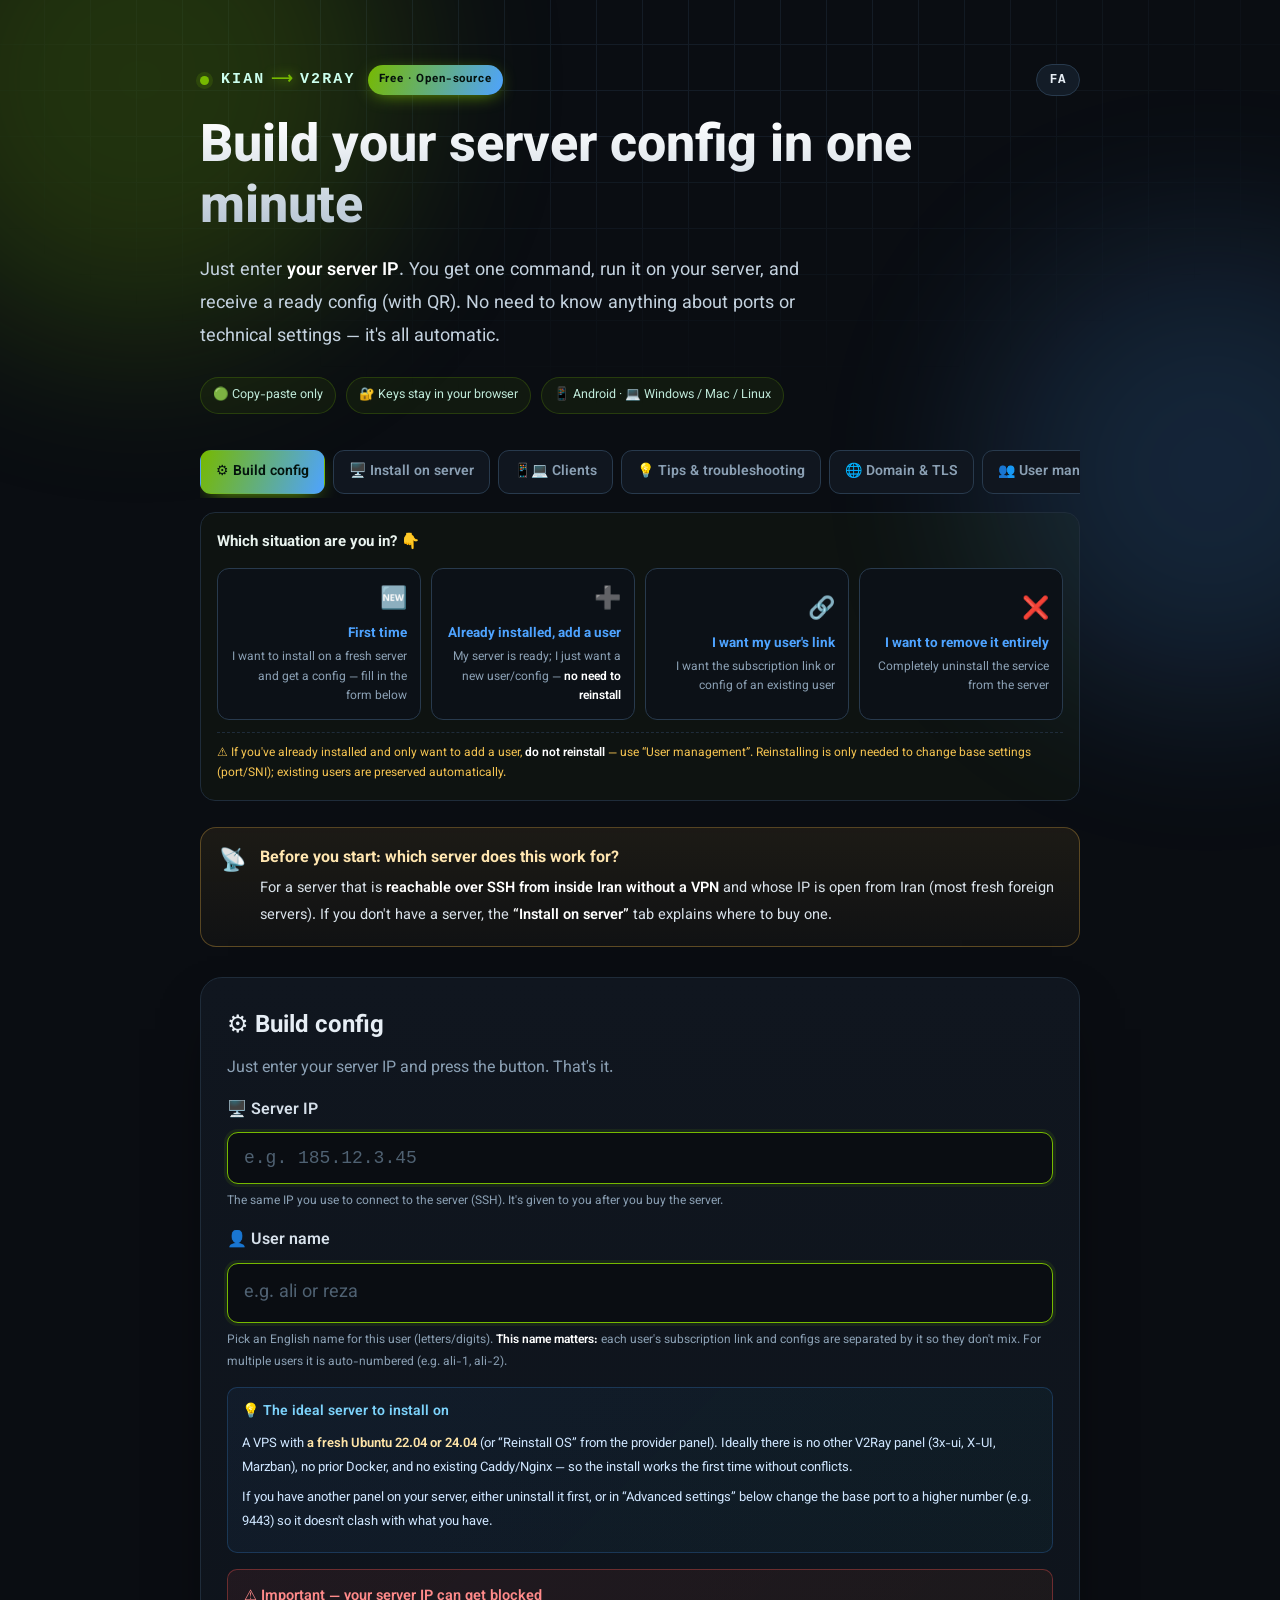
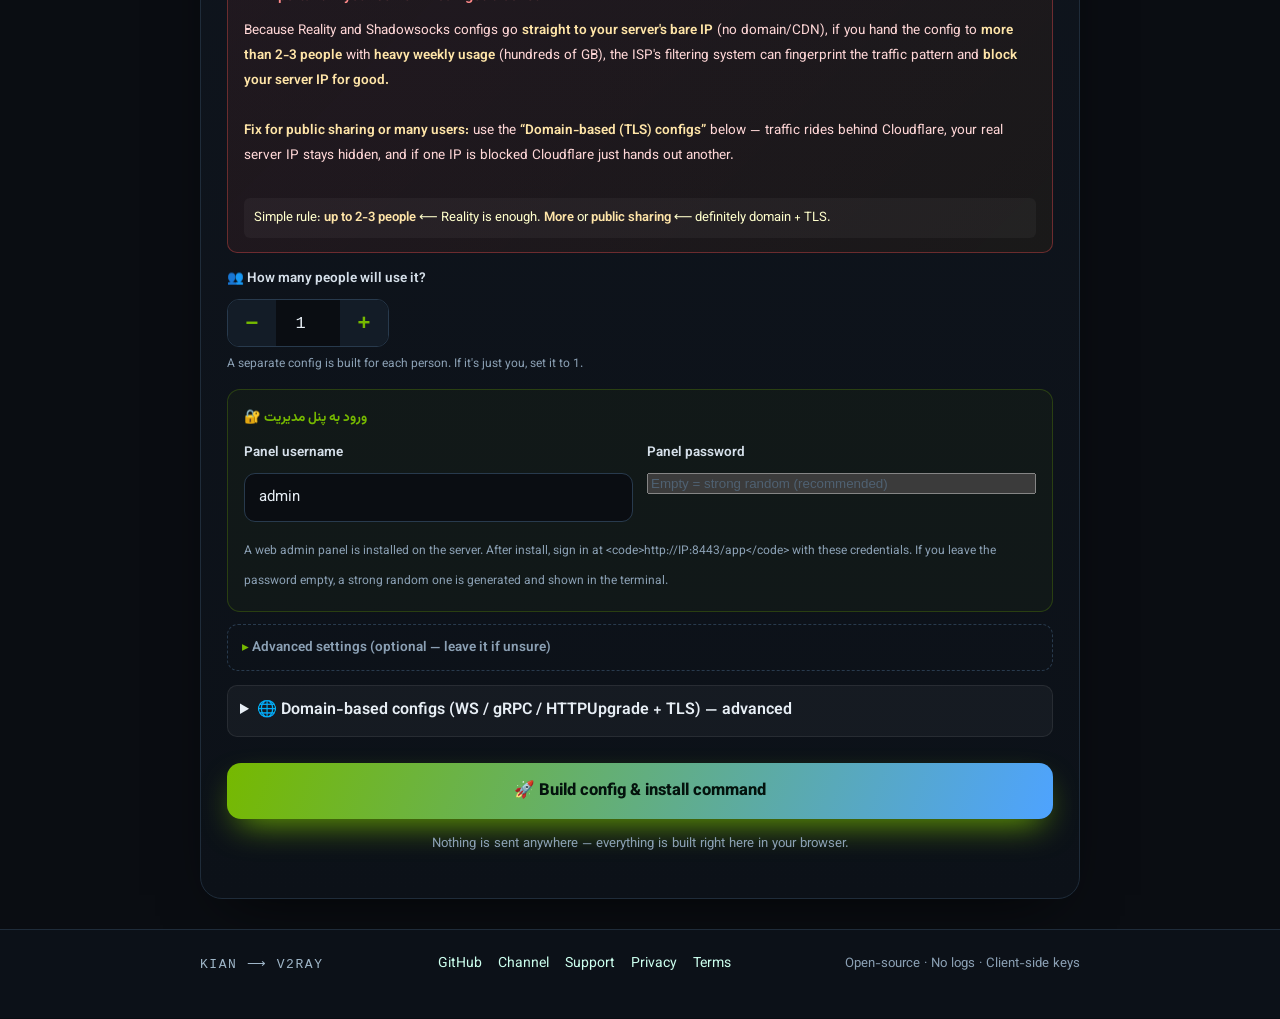
<file: index.html>
<!DOCTYPE html>
<html lang="en" dir="ltr">
<head>
<meta charset="utf-8">
<meta name="viewport" content="width=device-width, initial-scale=1">
<title>KIAN V2Ray — ساخت آسان کانفیگ روی سرور خودت</title>
<meta name="description" content="فقط آی‌پی سرورت رو وارد کن، یک دستور کپی کن، کانفیگ V2Ray (Reality + WARP) آماده‌ست. ساده، رایگان، بدون نیاز به دانش فنی.">
<meta name="color-scheme" content="dark">
<link rel="preconnect" href="https://fonts.googleapis.com">
<link rel="preconnect" href="https://fonts.gstatic.com" crossorigin>
<link href="https://fonts.googleapis.com/css2?family=Vazirmatn:wght@300;400;500;600;700;800&display=swap" rel="stylesheet">
<link rel="stylesheet" href="assets/css/style.css">
</head>
<body>
<div class="grid-bg" aria-hidden="true"></div>
<div class="glow glow-1" aria-hidden="true"></div>
<div class="glow glow-2" aria-hidden="true"></div>

<!-- ============================ HERO ============================ -->
<header class="hero">
  <div class="wrap">
    <div class="brandline">
      <span class="dot"></span>
      <span class="brandmark mono">KIAN<span class="arrow">⟶</span>V2RAY</span>
      <span class="phase" data-i18n="phase">رایگان · متن‌باز</span>
      <button id="lang-toggle" class="lang-toggle" type="button" aria-label="Switch to English">EN</button>
    </div>
    <h1 class="title" data-i18n="hero.title">کانفیگ سرورت رو در یک دقیقه بساز</h1>
    <p class="lede" data-i18n-html="hero.lede">
      فقط <b>آی‌پی سرورت</b> رو وارد کن. یک دستور می‌گیری، توی سرور می‌زنی، و کانفیگ آماده (با QR) تحویل می‌گیری.
      نیازی نیست چیزی از پورت و تنظیمات فنی بدونی — همه‌چیز خودکاره.
    </p>
    <div class="hero-meta">
      <span class="chip" data-i18n="hero.chip1">🟢 فقط کپی-پیست</span>
      <span class="chip" data-i18n="hero.chip2">🔐 کلیدها توی مرورگر خودت</span>
      <span class="chip" data-i18n="hero.chip3">📱 اندروید · 💻 ویندوز / مک / لینوکس</span>
    </div>
  </div>
</header>

<!-- ============================ TABS ============================ -->
<div class="wrap">
  <nav class="tabs" id="tabs">
    <button class="tab active" data-tab="gen" data-i18n="tab.gen">⚙️ ساخت کانفیگ</button>
    <button class="tab" data-tab="server" data-i18n="tab.server">🖥️ نصب روی سرور</button>
    <button class="tab" data-tab="clients" data-i18n="tab.clients">📱💻 کلاینت‌ها</button>
    <button class="tab" data-tab="tips" data-i18n="tab.tips">💡 نکات و عیب‌یابی</button>
    <button class="tab" data-tab="domain" data-i18n="tab.domain">🌐 دامنه و TLS</button>
    <button class="tab" data-tab="manage" data-i18n="tab.manage">👥 مدیریت کاربر</button>
    <button class="tab" data-tab="about" data-i18n="tab.about">ℹ️ درباره</button>
  </nav>
</div>

<main class="wrap">

<!-- ===================== TAB: GENERATE ===================== -->
<section class="panel-tab active" data-panel="gen">

  <!-- راهنمای انتخاب مسیر — فقط در همین تب -->
  <div class="guide" id="guide">
    <div class="guide-q" data-i18n="g.guide.q">کدوم وضعیت تویی؟ 👇</div>
    <div class="guide-cards">
      <button type="button" class="guide-card" data-go="gen-stay">
        <div class="guide-ic">🆕</div>
        <div class="guide-tt" data-i18n="g.guide.c1t">بار اولمه</div>
        <div class="guide-ds" data-i18n="g.guide.c1d">می‌خوام روی یه سرور تازه نصب کنم و کانفیگ بگیرم — فرم پایین رو پر کن</div>
      </button>
      <button type="button" class="guide-card" data-go="manage">
        <div class="guide-ic">➕</div>
        <div class="guide-tt" data-i18n="g.guide.c2t">قبلاً نصب کردم، کاربر اضافه کنم</div>
        <div class="guide-ds" data-i18n-html="g.guide.c2d">سرورم آماده‌ست؛ فقط می‌خوام کاربر/کانفیگ جدید بسازم — <b>نیازی به نصب دوباره نیست</b></div>
      </button>
      <button type="button" class="guide-card" data-go="manage">
        <div class="guide-ic">🔗</div>
        <div class="guide-tt" data-i18n="g.guide.c3t">لینک کاربرم رو می‌خوام</div>
        <div class="guide-ds" data-i18n="g.guide.c3d">می‌خوام لینک Subscription یا کانفیگ یه کاربر موجود رو بگیرم</div>
      </button>
      <button type="button" class="guide-card" data-go="manage">
        <div class="guide-ic">❌</div>
        <div class="guide-tt" data-i18n="g.guide.c4t">می‌خوام کلاً حذف کنم</div>
        <div class="guide-ds" data-i18n="g.guide.c4d">سرویس رو کامل از سرور پاک کنم (uninstall)</div>
      </button>
    </div>
    <div class="guide-warn" data-i18n-html="g.guide.warn">⚠️ اگه قبلاً نصب کردی و فقط می‌خوای کاربر اضافه کنی، <b>دوباره نصب نکن</b> — از «مدیریت کاربر» استفاده کن. نصب دوباره فقط وقتی لازمه که بخوای تنظیمات پایه (پورت/SNI) رو عوض کنی (کاربرهای قبلی خودکار حفظ می‌شن).</div>
  </div>

  <div class="notice">
    <div class="notice-ic">📡</div>
    <div>
      <div class="notice-title" data-i18n="g.notice.t">قبل از شروع: این روش برای چه سروری کار می‌کند؟</div>
      <p data-i18n-html="g.notice.d">
        برای سروری که <b>از داخل ایران بدون فیلترشکن بهش SSH می‌خوره</b> و آی‌پی‌اش از ایران بازه
        (بیشتر سرورهای خارجِ تازه). اگه سرور نداری، توی تب
        <b>«نصب روی سرور»</b> گفتم از کجا بخری.
      </p>
    </div>
  </div>

  <div class="card">
    <div class="card-head">
      <h2 data-i18n="g.head.t">⚙️ ساخت کانفیگ</h2>
      <p class="muted" data-i18n="g.head.d">فقط آی‌پی سرورت رو بزن و دکمه رو فشار بده. همین.</p>
    </div>

    <form id="gen-form" novalidate>

      <!-- تنها فیلد ضروری -->
      <div class="field big">
        <label for="server-ip" data-i18n="g.f.ip.l">🖥️ آی‌پی سرور</label>
        <input id="server-ip" type="text" inputmode="decimal" placeholder="مثلاً ۱۸۵.۱۲.۳.۴۵" data-i18n-ph="g.f.ip.ph" autocomplete="off" spellcheck="false">
        <small class="hint" data-i18n="g.f.ip.h">همون آی‌پی که با اون به سرور وصل می‌شی (SSH). بعد از خرید سرور بهت داده می‌شه.</small>
      </div>

      <div class="field big">
        <label for="user-prefix" data-i18n="g.f.user.l">👤 نام کاربر</label>
        <input id="user-prefix" type="text" placeholder="مثلاً ali یا reza" data-i18n-ph="g.f.user.ph" autocomplete="off" spellcheck="false" maxlength="32">
        <small class="hint" data-i18n-html="g.f.user.h">یک نام انگلیسی برای این کاربر بذار (حروف/عدد). <b>این نام مهمه:</b> لینک Subscription و کانفیگ‌های هر کاربر با همین نام از هم جدا می‌شن تا قاطی نشن. برای چند کاربر، خودکار شماره می‌خوره (مثلاً ali-1, ali-2).</small>
      </div>

      <!-- 💡 سرور ایده‌آل -->
      <div class="server-tips">
        <div class="server-tips-head" data-i18n="g.tips.head">💡 سرور ایده‌آل برای نصب</div>
        <div class="server-tips-body">
          <p data-i18n-html="g.tips.p1">یک VPS با <b>Ubuntu ۲۲.۰۴ یا ۲۴.۰۴ تازه نصب‌شده</b> (یا «Reinstall OS» از پنل پروایدر). بهتر است هیچ پنل V2Ray دیگری (مثل 3x-ui، X-UI، Marzban)، هیچ Docker قبلی، هیچ Caddy/Nginx از قبل نباشد — این‌طور نصب از همان بار اول بدون تداخل کار می‌کند.</p>
          <p class="muted small" data-i18n="g.tips.p2">اگر روی سرورت پنل دیگری داری، یا اول uninstallش کن، یا در «تنظیمات پیشرفته» پایین، پورت پایه را به عددی بالاتر (مثل ۹۴۴۳) عوض کن تا با چیزی که داری برخورد نکند.</p>
        </div>
      </div>

      <!-- ⚠️ هشدار فیلتر IP در حالت بدون دامنه -->
      <div id="ip-blacklist-warn" class="ip-warn">
        <div class="ip-warn-head" data-i18n="g.ipwarn.head">⚠️ هشدار مهم — فیلتر شدن IP سرور</div>
        <div class="ip-warn-body" data-i18n-html="g.ipwarn.body">
          چون کانفیگ‌های Reality و Shadowsocks <b>مستقیم به IP لخت سرورت</b> می‌روند (بدون دامنه/CDN)،
          اگر کانفیگ را به <b>بیش از ۲-۳ نفر</b> بدهی و <b>مصرف هفتگی بالا</b> داشته باشد (مثلاً چند صد گیگ)،
          سامانه فیلترینگ ISP می‌تواند الگوی ترافیک را شناسایی کند و <b>IP سرورت را برای همیشه فیلتر کند.</b>
          <br><br>
          <b>راه‌حل برای پخش عمومی یا کاربران زیاد:</b> از حالت <b>«کانفیگ‌های دامنه‌دار (TLS)»</b> در پایین استفاده کن — ترافیک پشت Cloudflare می‌رود، IP واقعی سرورت دیده نمی‌شود، و اگر یک IP بسته شد، Cloudflare خودش IP دیگر می‌دهد.
          <br><br>
          <span class="ip-warn-rule">قانون ساده: <b>تا ۲-۳ نفر</b> ⟵ Reality کافی است. <b>بیشتر</b> یا <b>پخش عمومی</b> ⟵ حتماً دامنه + TLS.</span>
        </div>
      </div>

      <!-- تعداد کاربر -->
      <div class="field">
        <label for="num-users" data-i18n="g.num.l">👥 چند نفر می‌خوان استفاده کنن؟</label>
        <div class="stepper">
          <button type="button" class="step-btn" data-step="-1" aria-label="کمتر">−</button>
          <input id="num-users" type="number" min="1" max="50" value="1" readonly>
          <button type="button" class="step-btn" data-step="1" aria-label="بیشتر">+</button>
        </div>
        <small class="hint" data-i18n="g.num.h">برای هر نفر یک کانفیگ جدا ساخته می‌شه. اگه فقط خودتی، روی ۱ بذار.</small>
      </div>

      <!-- پنل مدیریت وب — همیشه نصب می‌شود -->
      <div class="panel-creds-section">
        <div class="panel-creds-head">🔐 ورود به پنل مدیریت</div>
        <div class="grid2">
          <div class="field">
            <label for="panel-user" data-i18n="g.panel.user.l">نام کاربری پنل</label>
            <input id="panel-user" type="text" value="admin" placeholder="admin" autocomplete="off" spellcheck="false" maxlength="32">
          </div>
          <div class="field">
            <label for="panel-pass" data-i18n="g.panel.pass.l">رمز عبور پنل</label>
            <input id="panel-pass" type="password" placeholder="خالی = تصادفی قوی (پیشنهادی)" autocomplete="new-password" data-i18n-ph="g.panel.pass.ph">
          </div>
        </div>
        <small class="hint" data-i18n="g.panel.hint">پنل مدیریت وب روی سرور نصب می‌شود. بعد از نصب از آدرس <code>http://IP:8443/app</code> با این اطلاعات وارد شو. اگر رمز خالی بگذاری، یک رمز تصادفی ساخته می‌شود که در ترمینال نمایش داده خواهد شد.</small>
      </div>

      <!-- تنظیمات پیشرفته (مخفی، اختیاری) -->
      <button type="button" class="adv-toggle" id="adv-toggle" aria-expanded="false">
        <span class="adv-caret">▸</span> <span data-i18n="g.adv.toggle">تنظیمات پیشرفته (اختیاری — اگه نمی‌دونی دست نزن)</span>
      </button>
      <div class="adv-body hidden" id="adv-body">
        <div id="sni-block">
        <div class="field">
          <label for="sni-mode" data-i18n="g.adv.sni.l">دامنهٔ استتار (SNI)</label>
          <select id="sni-mode">
            <option value="auto" selected data-i18n="g.adv.sni.auto">خودکار — چند دامنهٔ امن (پیشنهادی)</option>
            <option value="manual" data-i18n="g.adv.sni.manual">دستی — یک دامنهٔ مشخص</option>
          </select>
          <small class="hint" data-i18n="g.adv.sni.h">حالت خودکار چند دامنهٔ در-دسترس روی چند پورت می‌سازه تا اگه یکی بسته شد، بقیه کار کنن.</small>
        </div>
        <div class="field" id="field-sni-count">
          <label for="sni-count" data-i18n="g.adv.snicount.l">چند دامنه/کانفیگ ساخته بشه؟</label>
          <select id="sni-count">
            <option value="1" data-i18n="g.adv.snicount.1">۱ دامنه</option>
            <option value="2" selected data-i18n="g.adv.snicount.2">۲ دامنه (پیشنهادی)</option>
            <option value="3" data-i18n="g.adv.snicount.3">۳ دامنه</option>
          </select>
        </div>
        <div class="field hidden" id="field-sni">
          <label for="sni" data-i18n="g.adv.snisel.l">دامنهٔ دستی</label>
          <select id="sni">
            <option value="www.speedtest.net" selected>www.speedtest.net</option>
            <option value="www.bing.com">www.bing.com</option>
            <option value="www.microsoft.com">www.microsoft.com</option>
            <option value="www.apple.com">www.apple.com</option>
            <option value="gateway.icloud.com">gateway.icloud.com</option>
            <option value="www.samsung.com">www.samsung.com</option>
            <option value="www.nvidia.com">www.nvidia.com</option>
            <option value="cdn.jsdelivr.net">cdn.jsdelivr.net</option>
            <option value="www.cloudflare.com">www.cloudflare.com</option>
            <option value="__custom__" data-i18n="g.adv.sni.customopt">دامنهٔ دلخواه…</option>
          </select>
          <small class="hint" data-i18n="g.adv.snisel.h">دامنه‌ای انتخاب کن که در ایران فیلتر نباشه و TLS 1.3 داشته باشه.</small>
        </div>
        <div class="field hidden" id="field-sni-custom">
          <label for="sni-custom" data-i18n="g.adv.snicustom.l">دامنهٔ دلخواه</label>
          <input id="sni-custom" type="text" placeholder="example.com" autocomplete="off" spellcheck="false">
        </div>
        </div><!-- /sni-block -->
        <!-- Shadowsocks + Hysteria2 + TUIC: دامنه نمی‌خواهند → همیشه فعال، بدون تیک. -->
        <div id="nodomain-proto-note" class="callout">
          ✅ <b>این پروتکل‌ها همیشه و بدونِ نیاز به تنظیم، برای همهٔ کاربران فعال می‌شوند:</b><br>
          <b>Reality</b> · <b>Shadowsocks</b> · <b>Hysteria2</b> (سریع روی شبکهٔ پُرافت/پُرتأخیر) · <b>TUIC v5</b> (QUIC، 0-RTT، BBR)<br>
          <small class="muted">یک سرویسِ sing-box کنارِ Xray نصب می‌شود — هر کاربر برای هر پروتکل لینک جداگانه می‌گیرد. پروتکل‌های دامنه‌دار (TLS) فقط در صورتِ واردکردنِ دامنه — در بخشِ زیر — انتخاب می‌شوند.</small>
        </div>
        <div class="port-info">
          <div class="port-info-head" data-i18n="g.adv.ports.head">📋 پورت‌های kian-v2ray — راهنمای کامل</div>
          <div class="port-info-body" data-i18n-html="g.adv.ports.body">
            <p><b>پورت‌های Reality (روی این‌ها کانفیگ V2Ray سرو می‌شود — قابل تنظیم):</b></p>
            <ul>
              <li>پیش‌فرض خودکار (پیشنهاد): <code>۴۴۳</code>، <code>۲۰۸۳</code>، <code>۲۰۸۷</code>، <code>۲۰۹۶</code>، <code>۸۰۸۰</code> — پورت‌های وب معروف که با ترافیک HTTPS عادی قاطی می‌شوند و کم به‌چشم می‌آیند.</li>
              <li>گزینه‌های جایگزین (در صورت تداخل): <code>۹۴۴۳</code>، <code>۵۴۴۳</code>، <code>۸۴۴۳</code>، <code>۲۰۵۲</code>، <code>۲۰۸۶</code>.</li>
            </ul>

            <p><b>پورت‌های ثابت سیستمی (نباید جای دیگری استفاده شوند):</b></p>
            <ul>
              <li><code>۴۰۰۰۰</code> ⟵ WARP socks (فقط localhost)</li>
              <li><code>۲۰۰۰۰-۵۰۰۰۰</code> (تصادفی) ⟵ API داخلی Xray (فقط localhost)</li>
              <li><code>۸۰، ۸۸۸۸، ۲۰۸۶</code> ⟵ سرویس Subscription محلی</li>
              <li><code>۴۴۳، ۸۰</code> ⟵ <b>اگر</b> TLS با دامنه فعال کنی، این پورت‌ها برای Caddy رزرو می‌شوند</li>
            </ul>

            <p class="muted small">💡 <b>اگر سرورت تمیز است</b> (تازه نصب OS) و هیچ سرویس دیگری نداری، نیازی به تغییر چیزی نیست — صفحه خودش بهترین پورت‌ها را انتخاب می‌کند. فقط در این موارد عدد بده:</p>
            <ul class="muted small">
              <li>روی سرور پنل دیگری (3x-ui، Marzban، X-UI) داری و پورت‌های ۴۴۳ یا ۸۰۸۰ را گرفته → عددی بالاتر مثل ۹۴۴۳ بده</li>
              <li>می‌خواهی پورت خاصی استفاده شود (مثلاً برای CDN سفارشی) → همان را وارد کن</li>
            </ul>
          </div>
        </div>
        <div class="field">
          <label for="base-port" data-i18n="g.adv.baseport.l">پورت پایه (اختیاری — خالی بگذار)</label>
          <input id="base-port" type="number" min="1" max="65535" placeholder="خودکار: ۴۴۳، ۲۰۸۳، ۲۰۸۷، ۲۰۹۶، ۸۰۸۰..." data-i18n-ph="g.adv.baseport.ph">
          <small class="hint" data-i18n-html="g.adv.baseport.h">🎯 <b>خالی بگذار</b> تا از پورت‌های وب معروف (۴۴۳، ۲۰۸۳، ۸۰۸۰، ...) استفاده شود.<br>
          ⚠️ فقط اگه پنل دیگری روی سرور داری که این پورت‌ها را گرفته، عددی بده (مثلاً <code>9443</code>) تا پورت‌ها از آنجا ترتیبی شروع شوند.</small>
        </div>
        <div class="grid2">
          <div class="field">
            <label for="quota" data-i18n="g.adv.quota.l">حجم هر کاربر</label>
            <select id="quota">
              <option value="50" data-i18n="g.adv.quota.50">۵۰ گیگ</option>
              <option value="100" data-i18n="g.adv.quota.100">۱۰۰ گیگ</option>
              <option value="200" data-i18n="g.adv.quota.200">۲۰۰ گیگ</option>
              <option value="500" data-i18n="g.adv.quota.500">۵۰۰ گیگ</option>
              <option value="0" selected data-i18n="g.adv.quota.0">نامحدود</option>
            </select>
          </div>
          <div class="field">
            <label for="days" data-i18n="g.adv.days.l">مدت اعتبار</label>
            <select id="days">
              <option value="30" data-i18n="g.adv.days.30">۳۰ روز</option>
              <option value="60" data-i18n="g.adv.days.60">۶۰ روز</option>
              <option value="90" data-i18n="g.adv.days.90">۹۰ روز</option>
              <option value="0" selected data-i18n="g.adv.days.0">دائمی</option>
            </select>
          </div>
        </div>
        <p class="muted small" data-i18n="g.adv.portnote">پورت‌ها خودکار از پورت‌های وب معروف (۴۴۳، ۲۰۸۳، ۸۰۸۰، ...) انتخاب می‌شن — لازم نیست کاری بکنی.</p>
      </div>

      <!-- فاز ۳: کانفیگ‌های دامنه‌دار (TLS) -->
      <details class="adv tls-block">
        <summary data-i18n="g.tls.summary">🌐 کانفیگ‌های دامنه‌دار (WS / gRPC / HTTPUpgrade + TLS) — پیشرفته</summary>
        <div class="adv-body">
          <div class="tls-intro">
            <p data-i18n-html="g.tls.intro">این کانفیگ‌ها به‌جای IP، روی <b>دامنه + گواهی TLS واقعی</b> کار می‌کنند و پشت <b>Caddy</b> روی پورت ۴۴۳ سرو می‌شوند. مزیت: عبور بهتر از DPI، امکان استفاده پشت CDN (مثل Cloudflare)، و شبیه‌بودن کامل به ترافیک HTTPS معمولی.</p>
            <p class="tls-req" data-i18n-html="g.tls.req"><b>پیش‌نیازها (مهم):</b></p>
            <ul class="tls-req-list">
              <li data-i18n-html="g.tls.req1">یک <b>دامنه</b> داشته باش (مثلاً از Namecheap، Cloudflare، Freenom).</li>
              <li data-i18n-html="g.tls.req2">یک رکورد <b>A</b> بساز که دامنه (یا یک ساب‌دامنه مثل <code>vpn.example.com</code>) به <b>IP سرورت</b> اشاره کند.</li>
              <li data-i18n-html="g.tls.req3">اگر از Cloudflare استفاده می‌کنی، موقع نصب اول ابر را <b>خاکستری (DNS only)</b> کن تا گواهی گرفته شود؛ بعد می‌تونی نارنجی (Proxied) کنی.</li>
              <li data-i18n-html="g.tls.req4">پورت‌های <b>۴۴۳</b> و <b>۸۰</b> سرور باید آزاد باشند (برای گرفتن گواهی Let's Encrypt).</li>
            </ul>
          </div>

          <div class="field tls-toggle">
            <label class="switch-row">
              <input type="checkbox" id="tls-enabled">
              <span data-i18n="g.tls.toggle">کانفیگ‌های دامنه‌دار را فعال کن</span>
            </label>
          </div>

          <div id="tls-options" class="tls-options" hidden>
            <div class="field">
              <label for="tls-domain" data-i18n="g.tls.domain.l">دامنه (که به IP سرور اشاره می‌کند)</label>
              <input id="tls-domain" type="text" placeholder="مثلاً vpn.example.com" autocomplete="off" spellcheck="false" data-i18n-ph="g.tls.domain.ph">
              <small class="hint" data-i18n="g.tls.domain.h">حتماً رکورد A این دامنه باید روی IP همین سرور تنظیم شده باشد، وگرنه گواهی TLS گرفته نمی‌شود.</small>
            </div>

            <div class="field">
              <label>پروتکل‌هایی که می‌خواهی فعال شوند را تیک بزن (هیچ‌کدام پیش‌فرض روشن نیست):</label>
              <!-- پروتکل‌های بدونِ دامنه — IP سرور در کانفیگ دیده می‌شود -->
              <div class="tls-protos" style="margin-bottom:.5rem">
                <label class="proto-chk"><input type="checkbox" id="d-ss"> <b>Shadowsocks</b><small>بدونِ دامنه · IP سرورت دیده می‌شود</small></label>
                <label class="proto-chk"><input type="checkbox" id="d-hy2"> <b>Hysteria2</b><small>بدونِ دامنه · UDP · IP سرورت دیده می‌شود</small></label>
                <label class="proto-chk"><input type="checkbox" id="d-tuic"> <b>TUIC v5</b><small>بدونِ دامنه · QUIC · IP سرورت دیده می‌شود</small></label>
              </div>
              <label class="muted small">پروتکل‌های TLS (دامنه‌دار — دامنه‌ات دیده می‌شود):</label>
              <div class="tls-protos">
                <label class="proto-chk"><input type="checkbox" name="tls-proto" value="vless-ws"> <b>VLESS-WS</b><small data-i18n="proto.vless-ws">پایدارترین، عبور خوب از DPI و CDN</small></label>
                <label class="proto-chk"><input type="checkbox" name="tls-proto" value="vmess-ws"> <b>VMess-WS</b><small data-i18n="proto.vmess-ws">سازگاری بالا با کلاینت‌های قدیمی</small></label>
                <label class="proto-chk"><input type="checkbox" name="tls-proto" value="vless-grpc"> <b>VLESS-gRPC</b><small data-i18n="proto.vless-grpc">مالتی‌پلکس، خوب روی شبکهٔ پرتاخیر</small></label>
                <label class="proto-chk"><input type="checkbox" name="tls-proto" value="vmess-grpc"> <b>VMess-gRPC</b><small data-i18n="proto.vmess-grpc">gRPC با VMess</small></label>
                <label class="proto-chk"><input type="checkbox" name="tls-proto" value="trojan-ws"> <b>Trojan-WS</b><small data-i18n="proto.trojan-ws">شبیه HTTPS معمولی</small></label>
                <label class="proto-chk"><input type="checkbox" name="tls-proto" value="vless-httpupgrade"> <b>VLESS-HTTPUpgrade</b><small data-i18n="proto.vless-httpupgrade">سبک‌تر از WS</small></label>
                <label class="proto-chk"><input type="checkbox" name="tls-proto" value="vmess-httpupgrade"> <b>VMess-HTTPUpgrade</b><small data-i18n="proto.vmess-httpupgrade">HTTPUpgrade با VMess</small></label>
                <label class="proto-chk"><input type="checkbox" name="tls-proto" value="vless-xhttp"> <b>VLESS-XHTTP</b><small data-i18n="proto.vless-xhttp">جدید — مقاوم‌ترین در برابر DPI، عالی روی CDN</small></label>
              </div>
              <small class="hint" data-i18n-html="g.tls.proto.h">پیشنهاد: اگر مطمئن نیستی، فقط <b>VLESS-WS</b> را بگذار — برای اکثر موارد بهترین است.</small>
            </div>

          </div>
        </div>
      </details>

      <div id="form-error" class="form-error" role="alert"></div>

      <button id="gen-btn" type="submit" class="btn-primary">
        <span class="btn-text" data-i18n="g.btn">🚀 ساخت کانفیگ و دستور نصب</span>
        <span class="btn-spin" aria-hidden="true"></span>
      </button>
      <p class="muted small center" data-i18n="g.btn.note">هیچ اطلاعاتی به جایی ارسال نمی‌شه — همه‌چیز همین‌جا توی مرورگر تو ساخته می‌شه.</p>
    </form>
  </div>

  <section id="result" class="result hidden" aria-live="polite"></section>
</section>

<!-- ===================== TAB: SERVER ===================== -->
<section class="panel-tab" data-panel="server">
  <div class="card prose">
    <h2 data-i18n="s.server.h">🖥️ نصب روی سرور — قدم به قدم</h2>

    <div class="step-list">
      <div class="stp"><span class="stp-n">۱</span><div>
        <b data-i18n="sv.s1t">یک برنامهٔ SSH باز کن</b>
        <p data-i18n-html="sv.s1d">روی گوشی: اپ <b>Termius</b> رو نصب کن. روی ویندوز: <b>PowerShell</b> یا <b>PuTTY</b>.</p>
        <a class="btn-link" href="https://play.google.com/store/apps/details?id=com.server.auditor.ssh.client" target="_blank" rel="noopener" data-i18n="sv.termius">دانلود Termius (اندروید) ↗</a>
      </div></div>

      <div class="stp"><span class="stp-n">۲</span><div>
        <b data-i18n="sv.s2t">به سرورت وصل شو</b>
        <p data-i18n="sv.s2d">با آی‌پی و رمز سرور وصل شو. توی ترمینال این رو بزن (آی‌پی خودت رو بذار):</p>
        <div class="cmdline mono">ssh root@SERVER_IP</div>
        <p class="muted small" data-i18n="sv.s2n">رمز سرور رو هنگام خرید بهت می‌دن. موقع تایپ رمز چیزی نمایش داده نمی‌شه — طبیعیه.</p>
      </div></div>

      <div class="stp"><span class="stp-n">۳</span><div>
        <b data-i18n="sv.s3t">دستور نصب رو از تب «ساخت کانفیگ» بگیر</b>
        <p data-i18n-html="sv.s3d">برگرد به تب اول، آی‌پی سرورت رو وارد کن، دکمه رو بزن و <b>«دستور نصب»</b> رو کپی کن.</p>
      </div></div>

      <div class="stp"><span class="stp-n">۴</span><div>
        <b data-i18n="sv.s4t">دستور رو توی ترمینال سرور Paste کن</b>
        <p data-i18n-html="sv.s4d">نصب خودش انجام می‌شه. <b>اگه وسط کار اینترنتت قطع شد هم اشکالی نداره</b> — نصب پشت‌صحنه ادامه می‌ده.</p>
        <p class="tipline" data-i18n-html="sv.s4n">📱 <b>روی موبایل:</b> اگه Ctrl+V کار نکرد، روی ترمینال نگه‌دار (long-press) و از منو <b>Paste</b> رو بزن.</p>
      </div></div>

      <div class="stp"><span class="stp-n">۵</span><div>
        <b data-i18n="sv.s5t">۲ تا ۵ دقیقه صبر کن، بعد وضعیت رو چک کن</b>
        <div class="cmdline mono">bash /tmp/kian-v2ray.sh status</div>
        <p data-i18n="sv.s5d">اگه نوشت Xray در حال اجراست ✅ تمومه. لینک‌های کانفیگ همون‌هایی هستن که توی تب اول گرفتی.</p>
      </div></div>
    </div>

    <h3 data-i18n="s.server.buy">🛒 سرور نداری؟ از کجا بخری</h3>
    <div class="buy-grid">
      <div class="buy">
        <div class="buy-title" data-i18n="sv.buy.netlen">🌐 Netlen (ترکیه)</div>
        <ul class="mini" data-i18n-html="sv.buy.netlen.f"><li>✓ بدون احراز هویت</li><li>✓ پرداخت کریپتو</li><li>✗ انگلیسی</li></ul>
        <a class="btn-link" href="https://www.netlen.com.tr/" target="_blank" rel="noopener">netlen.com.tr ↗</a>
      </div>
      <div class="buy">
        <div class="buy-title" data-i18n="sv.buy.any">🌍 هر VPS خارج از ایران</div>
        <ul class="mini" data-i18n-html="sv.buy.any.f"><li>✓ ترجیحاً پرداخت کریپتو / بدون KYC</li><li>✓ لوکیشن نزدیک (ترکیه/آلمان/امارات)</li><li>✓ آی‌پی تمیز و در-دسترس از ایران</li></ul>
        <span class="muted small" data-i18n="sv.buy.any.n">هر ارائه‌دهنده‌ای که این شرایط رو داشته باشه مناسبه.</span>
      </div>
    </div>
    <p class="muted small" data-i18n="sv.min">حداقل سرور: ۱ هسته CPU، ۵۱۲ مگ رم، اوبونتو ۲۲ یا ۲۴. لوکیشن خارج از ایران.</p>

    <div class="callout">
      💬 توی نصب گیر کردی؟ توی کانال بپرس:
      <a href="https://t.me/kian_irani_cdn_f" target="_blank" rel="noopener">@kian_irani_cdn_f</a>
    </div>
  </div>
</section>

<!-- ===================== TAB: CLIENTS ===================== -->
<section class="panel-tab" data-panel="clients">
  <div class="card prose">
    <h2 data-i18n="s.clients.h">📱💻 راه‌اندازی روی گوشی و کامپیوتر</h2>

    <div class="step-list">
      <div class="stp"><span class="stp-n">۱</span><div>
        <b data-i18n="cl.s1t">اپ پیشنهادی رو نصب کن</b>
        <p data-i18n-html="cl.s1d"><b>Kv2m</b> و <b>Hiddify</b> همهٔ پروتکل‌های ما را روی یک لینک Subscription پشتیبانی می‌کنند: Reality، Hysteria2، TUIC، AnyTLS و ShadowTLS.</p>

        <div class="platform-row">
          <div class="platform-block">
            <div class="platform-badge" data-i18n="cl.plat.android">📱 اندروید</div>
            <a class="btn-link" href="https://github.com/kian-irani/kian_v2ray/releases/latest" target="_blank" rel="noopener">Kv2m ↗</a>
            <a class="btn-link" href="https://github.com/hiddify/hiddify-app/releases/latest" target="_blank" rel="noopener">Hiddify ↗</a>
            <a class="btn-link" href="https://github.com/2dust/v2rayNG/releases/latest" target="_blank" rel="noopener">v2rayNG ↗</a>
          </div>
          <div class="platform-block">
            <div class="platform-badge" data-i18n="cl.plat.pc">💻 ویندوز / مک / لینوکس</div>
            <a class="btn-link" href="https://github.com/kian-irani/kian_v2ray/releases/latest" target="_blank" rel="noopener">Kv2m ↗</a>
            <a class="btn-link" href="https://github.com/hiddify/hiddify-app/releases/latest" target="_blank" rel="noopener">Hiddify ↗</a>
            <a class="btn-link" href="https://github.com/2dust/v2rayN/releases/latest" target="_blank" rel="noopener">v2rayN ↗</a>
          </div>
          <div class="platform-block">
            <div class="platform-badge" data-i18n="cl.plat.ios">🍎 آیفون / iOS</div>
            <a class="btn-link" href="https://apps.apple.com/app/streisand/id6450534064" target="_blank" rel="noopener">Streisand ↗</a>
            <a class="btn-link" href="https://apps.apple.com/app/v2box-v2ray-client/id6446814690" target="_blank" rel="noopener">V2Box ↗</a>
            <a class="btn-link" href="https://apps.apple.com/app/shadowrocket/id932747118" target="_blank" rel="noopener">Shadowrocket ↗</a>
          </div>
        </div>
        <p class="muted small" data-i18n="cl.alt">هر کلاینتی که لینکِ Subscription می‌پذیرد کار می‌کند (NekoBox/husi، sing-box، NekoRay…).</p>
      </div></div>

      <div class="stp"><span class="stp-n">۲</span><div>
        <b data-i18n="cl.s2t">لینک Subscription را وارد کن</b>
        <p data-i18n-html="cl.s2d">در تب «ساخت کانفیگ» لینک Subscription کاربر را کپی کن. در اپ: «افزودن از Subscription» یا «Import from clipboard» را بزن و لینک را paste کن. همهٔ کانفیگ‌ها خودکار می‌آیند و به‌روز می‌مانند.</p>
        <p data-i18n-html="cl.s2qr">• <b>QR:</b> در اپ دکمهٔ افزودن ← Scan QR ← کد روی صفحه را اسکن کن.</p>
      </div></div>

      <div class="stp"><span class="stp-n">۳</span><div>
        <b data-i18n="cl.s3t">وصل شو</b>
        <p data-i18n="cl.s3d">روی کانفیگ بزن، بعد VPN را روشن کن. اولین بار مجوز VPN می‌خواد — تأیید کن.</p>
      </div></div>

      <div class="stp"><span class="stp-n">۴</span><div>
        <b data-i18n="cl.s4t">سرعتِ مستقیم، WARP فقط برای سایت‌های مسدود</b>
        <p data-i18n-html="cl.s4d">ترافیکِ عادی <b>مستقیم</b> و با سرعتِ کاملِ سرور می‌رود (مثل Xray معمولی). فقط سایت‌های مسدود/تحریمی (مثل ChatGPT و Claude) خودکار از <b>WARP</b> عبور می‌کنند — نیازی به تنظیم نیست.</p>
      </div></div>
    </div>

    <div class="callout" data-i18n="cl.share">📤 می‌خوای کانفیگ رو به دوستت بدی؟ همون لینک Subscription یا QR رو بفرست — همه‌چیز خودکار وارد می‌شه.</div>
  </div>
</section>

<!-- ===================== TAB: TIPS ===================== -->
<section class="panel-tab" data-panel="tips">
  <div class="card prose">
    <h2 data-i18n="s.tips.h">💡 نکات و عیب‌یابی</h2>

    <h3 data-i18n="tp.h.diff">سرعتِ مستقیم + WARP فقط برای سایت‌های مسدود</h3>
    <ul class="tips">
      <li data-i18n-html="tp.diff.1"><b>ترافیکِ عمومی مستقیم از سرور خارج می‌شود</b> — با سرعتِ کاملِ خطِ سرور، مثل Xray معمولی. فقط دامنه‌های مسدود/تحریمی (ابزارهای AI مثل ChatGPT و Claude) خودکار از WARP کلودفلر می‌روند تا باز شوند.</li>
      <li data-i18n-html="tp.diff.2">اگر WARP موقتاً قطع شود، سرور خودکار به خروجیِ مستقیم سوییچ می‌کند تا بی‌نت نمانی و بعد دوباره به WARP برمی‌گردد.</li>
      <li data-i18n-html="tp.diff.3">حالتِ «سریع/مستقیم» حذف شده است؛ دیگر لازم نیست بینِ کانفیگ‌ها انتخاب کنی.</li>
    </ul>

    <h3 data-i18n="tp.h.filter">🚨 آی‌پی سرورت کِی فیلتر می‌شه؟ (مهم‌ترین نکته)</h3>
    <p data-i18n-html="tp.filter.lead">سامانه فیلترینگ ایران الگوی ترافیک رو تحلیل می‌کنه. هر چی <b>الگوی ترافیک یک IP "مشکوک‌تر"</b> باشه، احتمال فیلتر شدنش بیشتره. عوامل اصلی:</p>
    <ul class="tips">
      <li data-i18n-html="tp.filter.1"><b>تعداد کاربران روی یک IP:</b> ۱-۳ نفر معمولاً امن. <b>بیشتر از ۵ نفر</b> ⟵ ریسک بالا. ۲۰+ نفر ⟵ تقریباً قطعاً فیلتر می‌شه.</li>
      <li data-i18n-html="tp.filter.2"><b>حجم ترافیک:</b> چند گیگ در هفته OK. <b>چند صد گیگ در هفته</b> روی یک IP ⟵ خطر جدی.</li>
      <li data-i18n-html="tp.filter.3"><b>مدت اتصال:</b> اتصال‌های طولانی و پایدار به یک پورت غیرمعمول، الگوی واضحی به DPI می‌ده.</li>
      <li><b data-i18n="tp.filter.type">نوع کانفیگ:</b>
        <ul>
          <li data-i18n-html="tp.filter.reality"><b>Reality (TCP، IP لخت):</b> چون پورت غیرمعمول و IP مستقیمه، ریسک متوسط تا بالا.</li>
          <li data-i18n-html="tp.filter.ss"><b>Shadowsocks (بدون SNI):</b> چون استتار TLS نداره، <b>بیشترین ریسک</b> ⟵ فقط برای استفادهٔ شخصی.</li>
          <li data-i18n-html="tp.filter.tls"><b>TLS با دامنه پشت Cloudflare:</b> ترافیک به IPهای Cloudflare می‌ره نه IP سرورت ⟵ <b>کم‌ترین ریسک</b>. اگر یک IP CF بسته شد، خودش IP دیگه می‌ده.</li>
        </ul>
      </li>
    </ul>

    <h3 data-i18n="tp.h.advice">📊 توصیه بر اساس کاربری</h3>
    <ul class="tips">
      <li data-i18n-html="tp.advice.1"><b>فقط خودت (۱ نفر):</b> هر کدام از حالت‌ها OK. Reality کافیه.</li>
      <li data-i18n-html="tp.advice.2"><b>۲-۳ نفر (خانواده/دوستان نزدیک):</b> Reality + WARP کافیه. مصرف معمولی مشکلی نمی‌سازه.</li>
      <li data-i18n-html="tp.advice.3"><b>۴ نفر به بالا، یا پخش عمومی:</b> <b>حتماً</b> دامنه بگیر و حالت TLS رو فعال کن. ابر Cloudflare رو نارنجی کن (Proxied). این‌طوری IP اصلیت مخفی می‌مونه.</li>
      <li data-i18n-html="tp.advice.4"><b>اگر آی‌پی فیلتر شد:</b> یا یک سرور جدید بگیر (~$۲/ماه)، یا اگر دامنه داری، فقط رکورد A رو به IP جدید عوض کن — کاربران چیزی نمی‌فهمن.</li>
    </ul>

    <h3 data-i18n="tp.h.noconn">اتصال برقرار نمی‌شه؟</h3>
    <ul class="tips">
      <li data-i18n="tp.noconn.1">مطمئن شو آی‌پی سرور درست وارد شده و سرور روشنه.</li>
      <li data-i18n-html="tp.noconn.2">صبر کن نصب کامل بشه (با <span class="mono">status</span> چک کن کانتینر Xray بالا باشه).</li>
      <li data-i18n-html="tp.noconn.3">توی تب «ساخت کانفیگ» → تنظیمات پیشرفته → یک <b>SNI</b> دیگه امتحان کن.</li>
      <li data-i18n="tp.noconn.4">اگه سرور فایروال (ufw) داره، پورت‌های ۸۴۴۳ و ۸۴۴۴ باید باز باشن.</li>
    </ul>

    <h3 data-i18n="tp.h.cmds">دستورهای مدیریت (روی سرور)</h3>
    <p data-i18n="tp.cmds.lead">بعد از نصب، این دستورها رو داری:</p>
    <div class="cmdtable">
      <div><span class="mono">kian-v2ray status</span><i data-i18n="tp.cmd.status">وضعیت سرویس و کاربرها</i></div>
      <div><span class="mono">kian-v2ray configs</span><i data-i18n="tp.cmd.configs">نمایش لینک‌ها + QR</i></div>
      <div><span class="mono">kian-v2ray users</span><i data-i18n="tp.cmd.users">لیست کاربرها و مصرف</i></div>
      <div><span class="mono">kian-v2ray add علی 100 30</span><i data-i18n="tp.cmd.add">کاربر جدید: ۱۰۰گیگ، ۳۰روز</i></div>
      <div><span class="mono">kian-v2ray renew علی 30</span><i data-i18n="tp.cmd.renew">تمدید ۳۰ روزه</i></div>
      <div><span class="mono">kian-v2ray remove علی</span><i data-i18n="tp.cmd.remove">حذف کاربر</i></div>
      <div><span class="mono">kian-v2ray update</span><i data-i18n="tp.cmd.update">آپدیت Xray به آخرین نسخه</i></div>
    </div>

    <h3 data-i18n="tp.h.quota">حجم و انقضا</h3>
    <ul class="tips">
      <li data-i18n="tp.quota.1">سیستم هر ۱۰ دقیقه مصرف هر کاربر رو چک می‌کنه و اگه حجمش تموم شد یا منقضی شد، خودکار غیرفعالش می‌کنه.</li>
      <li data-i18n-html="tp.quota.2">برای فعال‌کردن دوباره: <span class="mono">kian-v2ray reset نام</span> یا <span class="mono">renew نام</span>.</li>
    </ul>
  </div>
</section>

<!-- ===================== TAB: DOMAIN ===================== -->
<section class="panel-tab" data-panel="domain">
  <div class="card prose">
    <h2 data-i18n="s.domain.h">🌐 راهنمای کامل کانفیگ‌های دامنه‌دار (TLS)</h2>
    <p class="muted" data-i18n-html="dm.intro">کانفیگ‌های دامنه‌دار (VLESS-WS، VMess-WS، gRPC، Trojan، HTTPUpgrade) از نظر امنیت و پایداری در ایران <b>بهترین گزینه</b> هستند، چون شبیه ترافیک HTTPS معمولی‌اند. ولی به یک <b>دامنه</b> نیاز دارند. اگر دامنه نداری، حالت Reality (پیش‌فرض) همچنان عالی است.</p>

    <h3 data-i18n="dm.h.which">🎯 چه دامنه‌ای بگیرم؟</h3>
    <p data-i18n-html="dm.which.lead">هر دامنه‌ای کار می‌کند، ولی <b>پیشنهادها</b>:</p>
    <ul data-i18n-html="dm.which.f">
      <li><b>دامنه‌های ارزان (~$۲-۱۰ سالانه):</b> <a href="https://www.namecheap.com/" target="_blank">Namecheap</a> · <a href="https://porkbun.com/" target="_blank">Porkbun</a> · <a href="https://www.cloudflare.com/products/registrar/" target="_blank">Cloudflare Registrar</a> (با قیمت اصلی، بدون سود)</li>
      <li><b>دامنه‌های رایگان:</b> <a href="https://www.duckdns.org/" target="_blank">DuckDNS</a> (ساب‌دامنه رایگان) · <a href="https://eu.org/" target="_blank">EU.org</a> (رایگان، ولی تأیید چند روز طول می‌کشد)</li>
      <li><b>پسوندهای ارزان:</b> <code>.xyz</code>, <code>.shop</code>, <code>.online</code>, <code>.site</code> — معمولاً سال اول ~$۱-۲</li>
      <li><b>بپرهیز از:</b> <code>.tk</code>, <code>.ml</code>, <code>.ga</code> (فریمنوم — بسیاری از کلاینت‌ها بلاک می‌کنند)</li>
    </ul>

    <h3 data-i18n="dm.h.arecord">📡 تنظیم رکورد A — مهم‌ترین قدم</h3>
    <p data-i18n="dm.ar.lead">بعد از خرید دامنه، در پنل DNS رجیسترار:</p>
    <ol>
      <li data-i18n-html="dm.ar.1">یک رکورد <b>A</b> بساز.</li>
      <li data-i18n-html="dm.ar.2"><b>Name</b> (نام ساب‌دامنه): مثلاً <code>vpn</code> (یعنی <code>vpn.example.com</code>)، یا <code>@</code> برای دامنهٔ اصلی.</li>
      <li data-i18n-html="dm.ar.3"><b>Value / IP Address</b>: <b>IP سرورت</b> (دقیقاً همان که در صفحه وارد کردی).</li>
      <li data-i18n-html="dm.ar.4"><b>TTL</b>: پیش‌فرض (Auto یا 300) خوب است.</li>
    </ol>
    <p class="muted small" data-i18n-html="dm.ar.note">انتشار DNS معمولاً ۱-۱۰ دقیقه طول می‌کشد. می‌توانی با <code>nslookup vpn.example.com</code> یا سایت <a href="https://dnschecker.org/" target="_blank">dnschecker.org</a> بررسی کنی.</p>

    <h3 data-i18n="dm.h.cf">☁️ اگر از Cloudflare استفاده می‌کنی</h3>
    <div class="cf-warn">
      <p data-i18n-html="dm.cf.1"><b>⚠️ مهم:</b> موقع نصب اول، آیکن ابر باید <b>خاکستری (DNS only)</b> باشد، نه نارنجی (Proxied). دلیل: Caddy باید روی پورت ۸۰ گواهی Let's Encrypt بگیرد، که اگر Cloudflare proxy فعال باشد، نمی‌گیرد.</p>
      <p data-i18n-html="dm.cf.2">بعد از نصب موفق و اطمینان از کار کردن کانفیگ‌ها، می‌توانی Cloudflare proxy را <b>روشن</b> کنی (ابر نارنجی) که مزیت‌های اضافی دارد:</p>
      <ul>
        <li data-i18n="dm.cf.l1">پنهان شدن IP واقعی سرور (در برابر فیلتر شدن)</li>
        <li data-i18n="dm.cf.l2">دسترسی از طریق IP‌های Cloudflare که در ایران اغلب باز هستند</li>
        <li data-i18n-html="dm.cf.l3">محدودیت: فقط روی پورت‌های <a href="https://developers.cloudflare.com/fundamentals/reference/network-ports/" target="_blank">۴۴۳، ۲۰۵۳، ۲۰۸۳، ۲۰۸۷، ۲۰۹۶، ۸۴۴۳</a> کار می‌کند. کانفیگ‌های ما روی ۴۴۳ هستند، پس مشکلی نیست.</li>
      </ul>
    </div>

    <h3 data-i18n="dm.h.proto">🔧 پروتکل‌ها — کدام را انتخاب کنم؟</h3>
    <div class="proto-guide">
      <div class="proto-item">
        <b>VLESS-WS</b>
        <span class="badge-rec" data-i18n="dm.rec">پیشنهاد اول</span>
        <p data-i18n="dm.p.vlessws">پایدارترین، کم‌سربار، عبور عالی از DPI. اگر گیج هستی، فقط همین را تیک بزن.</p>
      </div>
      <div class="proto-item">
        <b>VMess-WS</b>
        <p data-i18n="dm.p.vmessws">مشابه VLESS-WS ولی با امضای امنیتی اضافه. سازگار با کلاینت‌های قدیمی‌تر. کمی سربار بیشتر.</p>
      </div>
      <div class="proto-item">
        <b>VLESS-gRPC / VMess-gRPC</b>
        <p data-i18n="dm.p.grpc">مالتی‌پلکس روی HTTP/2. روی شبکه‌های پرتاخیر بهتر، ولی تنظیم سخت‌تر و گاهی توسط DPI شناسایی می‌شود.</p>
      </div>
      <div class="proto-item">
        <b>Trojan-WS</b>
        <p data-i18n="dm.p.trojan">طراحی‌شده برای شبیه‌بودن کامل به ترافیک HTTPS. خوب در ایران، ولی کمی کندتر از VLESS.</p>
      </div>
      <div class="proto-item">
        <b>VLESS-HTTPUpgrade / VMess-HTTPUpgrade</b>
        <p data-i18n="dm.p.httpupgrade">سبک‌تر از WebSocket. عبور خوب از پراکسی‌های شرکتی. نسبتاً جدید، در همهٔ کلاینت‌ها پشتیبانی نمی‌شود.</p>
      </div>
    </div>
    <p class="muted small" data-i18n="dm.proto.note">می‌توانی همه را تیک بزنی — هیچ ضرری ندارد. هر کاربر برای هر پروتکل یک لینک می‌گیرد و در v2rayNG کدام بهتر کار کرد، همان را نگه می‌دارد.</p>

    <h3 data-i18n="dm.h.order">🚀 ترتیب کار</h3>
    <ol>
      <li data-i18n="dm.o.1">دامنه بخر و رکورد A را تنظیم کن.</li>
      <li data-i18n="dm.o.2">صبر کن DNS منتشر شود (~۱-۱۰ دقیقه).</li>
      <li data-i18n="dm.o.3">برگرد به تب «ساخت کانفیگ»، گزینه «🌐 کانفیگ‌های دامنه‌دار» را باز کن و فعال کن.</li>
      <li data-i18n="dm.o.4">دامنه و پروتکل‌ها را وارد کن.</li>
      <li data-i18n="dm.o.5">دستور نصب را روی سرورت اجرا کن.</li>
      <li data-i18n="dm.o.6">نصب‌کنندهٔ Caddy نصب می‌کند و گواهی Let's Encrypt را خودکار می‌گیرد (~۳۰ ثانیه - ۲ دقیقه).</li>
      <li data-i18n-html="dm.o.7">تست کن: <code>curl -I https://vpn.example.com</code> باید HTTP 200 برگرداند.</li>
    </ol>

    <h3 data-i18n="dm.h.trouble">❗ عیب‌یابی متداول</h3>
    <details>
      <summary data-i18n="dm.t1.s">Caddy گواهی نگرفت / اتصال نمی‌گیرد</summary>
      <ul>
        <li data-i18n-html="dm.t1.1">مطمئن شو رکورد A به IP درست اشاره می‌کند: <code>nslookup vpn.example.com</code></li>
        <li data-i18n-html="dm.t1.2">پورت‌های ۸۰ و ۴۴۳ سرور آزاد باشند: <code>ss -tlnp | grep -E ':80|:443'</code></li>
        <li data-i18n="dm.t1.3">اگر Cloudflare proxy فعال است، موقتاً خاموش کن.</li>
        <li data-i18n-html="dm.t1.4">لاگ Caddy: <code>journalctl -u caddy -n 50</code></li>
      </ul>
    </details>
    <details>
      <summary data-i18n="dm.t2.s">کانفیگ TLS وصل می‌شود ولی نت نمی‌آید</summary>
      <ul>
        <li data-i18n-html="dm.t2.1">چک کن کانتینر Xray بالا است: <code>docker ps | grep kian-xray</code></li>
        <li data-i18n="dm.t2.2">کانفیگ‌های Reality کار می‌کنند؟ اگر آن‌ها هم نه، مشکل از خروجی سرور است (WARP/Direct).</li>
        <li data-i18n-html="dm.t2.3">پشت Cloudflare proxy هستی؟ گاهی نیاز است <code>fp=chrome</code> را به <code>fp=ios</code> یا <code>fp=firefox</code> عوض کنی.</li>
      </ul>
    </details>
    <details>
      <summary data-i18n="dm.t3.s">دامنه فیلتر شد</summary>
      <p data-i18n="dm.t3.p">اگر دامنه‌ات از ایران بسته شد، یا Cloudflare proxy را روشن کن (ابر نارنجی) یا یک ساب‌دامنهٔ جدید بساز با همان رکورد A. کانفیگ‌ها همچنان روی همان IP کار می‌کنند، فقط دامنهٔ مرجع عوض می‌شود.</p>
    </details>
    <details>
      <summary data-i18n="dm.t4.s">سایت‌هایی مثل PornHub / استریم باز نمی‌شوند (با اینکه کانفیگ وصل است)</summary>
      <p data-i18n-html="dm.t4.p1"><b>این باگِ کانفیگ نیست — ماهیتِ IP خروجی است.</b> یک نکتهٔ مهم که اغلب اشتباه فهمیده می‌شود:</p>
      <ul>
        <li data-i18n-html="dm.t4.l1"><b>Cloudflare (ابر نارنجی) فقط مسیرِ ورودی را پنهان می‌کند</b>، نه خروجی. مسیر واقعی این است: کلاینت → Cloudflare → <b>سرورِ تو</b> → سایت مقصد. درخواست به PornHub از <b>IP سرورِ خودت</b> بیرون می‌رود، نه از IP کلودفلر. پس CDN فقط کمک می‌کند که «IP سرورت از داخل ایران بسته نباشد»، اما «اینکه سایت مقصد IP سرورت را بپذیرد» را عوض نمی‌کند.</li>
        <li data-i18n-html="dm.t4.l2"><b>سایت‌هایی مثل PornHub / Xvideos / بعضی استریم‌ها</b> رنج IP دیتاسنترها را بلاک می‌کنند و چند کشور را هم به‌خاطر قوانین تأیید سن جئوبلاک می‌کنند (آلمان، فرانسه، چند ایالت آمریکا). اگر IP/کشورِ سرورت در لیست بلاکِ آن سایت باشد، با <b>هیچ</b> کانفیگی (Reality، دامنه، CDN) باز نمی‌شود، چون همه از همان IP سرور خارج می‌شوند.</li>
      </ul>
      <p data-i18n-html="dm.t4.p2"><b>تستِ قطعی (روی خودِ سرور):</b></p>
      <pre class="mono">curl -I -s -o /dev/null -w "%{http_code} %{redirect_url}\n" https://www.pornhub.com</pre>
      <p data-i18n-html="dm.t4.p3">اگر همین دستور روی سرور <code>403</code> / ریدایرکت به صفحهٔ «در کشور شما در دسترس نیست» داد، یعنی مشکل از IP سرور است و ربطی به کانفیگ ندارد.</p>
      <p data-i18n-html="dm.t4.p4"><b>راه‌حل‌ها:</b></p>
      <ul>
        <li data-i18n-html="dm.t4.sl1"><b>کانال آن کانفیگ را روی WARP بگذار</b> (نه «سریع/مستقیم»). خروجی به IP کلودفلر WARP عوض می‌شود؛ گاهی جواب می‌دهد (ولی PornHub خیلی از IPهای WARP را هم بلاک می‌کند).</li>
        <li data-i18n-html="dm.t4.sl2"><b>سروری در کشور/دیتاسنترِ بازتر</b> بگیر (IPهای residential یا کشورهایی که این سایت بلاک نکرده). مؤثرترین راه همین است.</li>
        <li data-i18n="dm.t4.sl3">اگر فقط چند سایت خاص مدنظر است، می‌توان قانون routing گذاشت که همان دامنه‌ها از WARP بروند و بقیه مستقیم (سریع‌تر بماند).</li>
      </ul>
      <p class="muted small" data-i18n="dm.t4.sum">خلاصه: کانفیگِ دامنه‌دار «فیلترشکنیِ سمتِ ورود» را حل می‌کند، نه «پذیرش IP سرورت توسط سایت مقصد» را.</p>
    </details>
  </div>
</section>

<!-- ===================== TAB: MANAGE ===================== -->
<section class="panel-tab" data-panel="manage">
  <div class="card prose">
    <h2 data-i18n="s.manage.h">👥 مدیریت کاربر — بدون حفظ‌کردن دستور</h2>
    <p data-i18n-html="mg.intro">عملیات را انتخاب کن و فیلدها را پر کن؛ یک <b>دستور آمادهٔ کپی</b> می‌گیری. کافی است یک‌بار آن را در ترمینال سرور (SSH) Paste کنی — نیازی نیست چیزی را به‌خاطر بسپاری یا دستی بنویسی.</p>

    <div class="field">
      <label for="mg-action" data-i18n="m.action.l">چه کاری می‌خوای بکنی؟</label>
      <select id="mg-action">
        <option value="add" data-i18n="m.act.add">➕ افزودن کاربر جدید</option>
        <option value="configs" data-i18n="m.act.configs">🔗 دیدن کانفیگ یک کاربر (با QR)</option>
        <option value="sub" data-i18n="m.act.sub">⭐ گرفتن لینک Subscription یک کاربر</option>
        <option value="renew" data-i18n="m.act.renew">🔄 تمدید اعتبار کاربر</option>
        <option value="reset" data-i18n="m.act.reset">♻️ صفر/تغییر حجم کاربر</option>
        <option value="remove" data-i18n="m.act.remove">🗑️ حذف کاربر</option>
        <option value="users" data-i18n="m.act.users">📋 لیست همهٔ کاربرها و مصرف</option>
        <option value="status" data-i18n="m.act.status">📊 وضعیت سرویس</option>
        <option value="update" data-i18n="m.act.update">⬆️ آپدیت کامل سرور (Xray+پنل+پروتکل‌ها، حفظ کاربران)</option>
        <option value="protocols" data-i18n="m.act.protocols">➕ فعال‌سازی پروتکل‌های جدید (Hysteria2/TUIC/AnyTLS)</option>
        <option value="resync" data-i18n="m.act.resync">🔁 سینک لینک‌های Subscription (بعد از تغییرات)</option>
        <option value="uninstall" data-i18n="m.act.uninst">❌ حذف کامل نصب از سرور</option>
      </select>
    </div>

    <div class="field" id="mg-name-f">
      <label for="mg-name" data-i18n="m.name.l">نام کاربر (انگلیسی — مثل ali یا user-2)</label>
      <input id="mg-name" type="text" placeholder="ali" autocomplete="off" spellcheck="false">
      <small class="hint" data-i18n="m.name.h">همان نامی که موقع ساخت گذاشتی، یا یک نام جدید برای کاربر تازه.</small>
    </div>

    <div class="grid2">
      <div class="field" id="mg-gb-f">
        <label for="mg-gb" data-i18n="m.gb.l">حجم (گیگ — ۰ یعنی نامحدود)</label>
        <input id="mg-gb" type="number" min="0" max="100000" value="100">
      </div>
      <div class="field" id="mg-days-f">
        <label for="mg-days" data-i18n="m.days.l">مدت (روز — ۰ یعنی دائمی)</label>
        <input id="mg-days" type="number" min="0" max="3650" value="30">
      </div>
    </div>

    <label data-i18n="m.run.l">👇 این دستور را در ترمینال سرور بزن:</label>
    <div class="terminal">
      <div class="term-bar"><i></i><i></i><i></i><span>root@server:~#</span></div>
      <pre class="term-body mono" id="mg-out"></pre>
    </div>
    <div class="row" id="mg-copy-row"></div>
    <p class="muted small" data-i18n="mg.note">برای «افزودن کاربر»، بعد از اجرا، کانفیگ همان کاربر با QR در ترمینال نشان داده می‌شود. این دستورها فقط روی سروری کار می‌کنند که قبلاً نصب را روی آن انجام داده‌ای.</p>

    <div class="callout" data-i18n-html="mg.callout">🔭 در فازهای بعدی، این کارها مستقیم از <b>ربات تلگرام</b> بدون ترمینال انجام می‌شود (نقشهٔ راه را در تب «درباره» ببین).</div>

    <!-- پنلِ وب: بازنشانی / راه‌اندازی مجدد -->
    <div class="server-tips" id="panel-setup" style="margin-top:18px">
      <div class="server-tips-head" data-i18n="pn.head">🖥️ پنلِ وبِ مدیریت — بازنشانی اطلاعات ورود</div>
      <div class="server-tips-body">
        <p data-i18n="pn.desc">پنل به‌طور خودکار هنگام نصب راه‌اندازی می‌شود. اگر می‌خواهی رمز عبور را عوض کنی یا پنل را مجدداً نصب کنی، نام کاربری و رمز جدید را وارد کن.</p>
        <div class="grid2">
          <div class="field"><label for="pn-user" data-i18n="pn.user">نام کاربری ادمین</label><input id="pn-user" type="text" value="admin" autocomplete="off" spellcheck="false"></div>
          <div class="field"><label for="pn-pass" data-i18n="pn.pass">رمز عبور ادمین</label><input id="pn-pass" type="text" placeholder="یک رمز قوی" autocomplete="off" spellcheck="false"></div>
        </div>
        <button type="button" class="btn-link" id="panel-gen" data-i18n="pn.gen">ساخت دستورِ راه‌اندازی</button>
        <div id="panel-out" hidden>
          <label class="hint" data-i18n="pn.cmdlabel">این را روی سرور بزن (نصب باید قبلاً انجام شده باشد):</label>
          <pre class="term-body mono" id="panel-cmd" style="white-space:pre-wrap;word-break:break-all"></pre>
          <label class="hint" data-i18n="pn.urllabel">آدرس پنل بعد از راه‌اندازی:</label>
          <div class="cmdline mono" id="panel-url"></div>
        </div>
      </div>
    </div>
  </div>
</section>

<!-- ===================== TAB: ABOUT ===================== -->
<section class="panel-tab" data-panel="about">
  <div class="card prose">
    <h2 data-i18n="s.about.h">ℹ️ درباره</h2>
    <p data-i18n-html="ab.desc">
      KIAN V2Ray یک ابزار رایگان و متن‌بازه که روی <b>سرورِ خودت</b> کانفیگ V2Ray (VLESS Reality + WARP) می‌سازه.
      کلیدها توی مرورگر خودت ساخته می‌شن و هیچ‌جا ذخیره نمی‌شن. هدف اینه که حتی بدون دانش فنی، فقط با کپی-پیست کار کنه.
    </p>

    <h3 data-i18n="ab.roadmap">🗺️ نقشهٔ راه</h3>
    <ul class="tips" data-i18n-html="ab.roadmap.f">
      <li>✅ <b>فاز ۱:</b> Reality سریع + WARP، نصب تک‌دستوری، مدیریت کاربر/حجم.</li>
      <li>✅ <b>پایداری و سرعت:</b> WARP با WireGuard/MASQUE + بازگشت خودکار به مستقیم، خودتشخیصی در <span class="mono">status</span>، رفع تداخل پورت، نصب مجدد امن، بهینه‌سازی BBR.</li>
      <li>✅ <b>فاز ۲:</b> لینک Subscription — برای هر کاربر یک لینک واحد که همهٔ کانفیگ‌ها خودکار می‌آیند و به‌روز می‌مانند.</li>
      <li>✅ <b>فاز ۳:</b> دامنه + TLS واقعی (WS/gRPC/Trojan/HTTPUpgrade/XHTTP پشت Caddy) + Hysteria2 و TUIC برای سرورهای سخت‌گیر.</li>
      <li>✅ <b>فاز ۴:</b> نرم‌افزار Kv2m (اندروید + ویندوز/مک/لینوکس) + پنل وب مدیریت — نصب و مدیریت بدون ترمینال.</li>
      <li>🔜 <b>فاز ۵:</b> فرانت CDN برای سرورهایی که آی‌پی‌شون از ایران بسته‌ست.</li>
      <li>🔜 <b>فاز ۶:</b> اتصال مستقیم به ربات تلگرام + هشدار حجم.</li>
    </ul>

    <h3 data-i18n="ab.kv2m">🛠️ نرم‌افزار Kv2m (جدید)</h3>
    <p class="muted" data-i18n-html="ab.kv2m.d">برای مدیریت حرفه‌ای‌تر، نرم‌افزار <b>Kv2m</b> خودش به سرورت SSH می‌زند و همه‌چیز را نصب/مدیریت می‌کند — اپ اندروید (Flutter) + دسکتاپ ویندوز/مک/لینوکس (Qt).</p>
    <div class="callout" data-i18n-html="ab.kv2m.dl">💻 دانلود و راهنما: <a href="https://github.com/kian-irani/kian_v2ray/tree/main/kv2m" target="_blank" rel="noopener">پوشهٔ kv2m در گیت‌هاب</a></div>

    <h3 data-i18n="ab.channels">👤 کانال‌ها و ارتباط</h3>
    <div class="links-grid">
      <a class="lk" href="https://t.me/kian_irani_cdn_f" target="_blank" rel="noopener" data-i18n-html="ab.ch.learn">🎓 آموزش و کانال<br><span>@kian_irani_cdn_f</span></a>
      <a class="lk" href="https://t.me/Kian_irani_t" target="_blank" rel="noopener" data-i18n-html="ab.ch.support">🆘 پشتیبانی<br><span>@Kian_irani_t</span></a>
      <a class="lk" href="https://t.me/Mhrv_script_bot" target="_blank" rel="noopener" data-i18n-html="ab.ch.mhrv">🤖 ربات MHRV<br><span>@Mhrv_script_bot</span></a>
      <a class="lk" href="https://t.me/Zyrln_script_bot" target="_blank" rel="noopener" data-i18n-html="ab.ch.zyrln">🤖 ربات Zyrln<br><span>@Zyrln_script_bot</span></a>
      <a class="lk" href="https://github.com/kian-irani/kian_v2ray" target="_blank" rel="noopener" data-i18n-html="ab.ch.src">⭐ سورس در گیت‌هاب<br><span>kian_v2ray</span></a>
    </div>

    <h3 data-i18n="ab.donate">💝 حمایت (اختیاری)</h3>
    <p class="muted" data-i18n="ab.donate.d">این پروژه رایگانه ولی هزینهٔ سرور و وقت توسعه واقعیه. اگه دوست داشتی:</p>
    <div class="donate">
      <span class="donate-label">🔺 Tron (TRC20) — USDT / TRX:</span>
      <code class="mono" id="trc20">TEVuoZ7574341zbc8pc5jrrBrgqGGMys5q</code>
      <button type="button" class="copy" id="copy-trc20"><span data-i18n="ab.copy">کپی</span></button>
    </div>

    <h3 data-i18n="ab.builtwith">🙏 ساخته‌شده با استفاده از</h3>
    <p class="muted small">
      <a href="https://github.com/XTLS/Xray-core" target="_blank" rel="noopener">Xray-core (REALITY)</a> ·
      <a href="https://developers.cloudflare.com/warp-client/" target="_blank" rel="noopener">Cloudflare WARP</a> ·
      TweetNaCl.js · qrcodejs
    </p>
    <p class="muted small" data-i18n="ab.footer">ساخته شده با ❤️ توسط Kian Irani</p>
  </div>
</section>

</main>

<!-- ========================= FOOTER ========================= -->
<footer class="footer">
  <div class="wrap foot-inner">
    <span class="mono">KIAN ⟶ V2RAY</span>
    <nav class="foot-links">
      <a href="https://github.com/kian-irani/kian_v2ray" target="_blank" rel="noopener">GitHub</a>
      <a href="https://t.me/kian_irani_cdn_f" target="_blank" rel="noopener" data-i18n="foot.channel">کانال</a>
      <a href="https://t.me/Kian_irani_t" target="_blank" rel="noopener" data-i18n="foot.support">پشتیبانی</a>
      <a href="privacy.html" data-i18n="foot.privacy">حریم خصوصی</a>
      <a href="terms.html" data-i18n="foot.terms">شرایط استفاده</a>
    </nav>
    <span class="muted small" data-i18n="foot.tag">متن‌باز · بدون لاگ · کلید سمت کاربر</span>
  </div>
</footer>

<script src="assets/vendor/nacl.min.js"></script>
<script src="assets/vendor/qrcode.min.js"></script>
<script src="assets/js/app.js"></script>
<script src="assets/js/i18n.js" defer></script>
<script src="assets/js/panel-cmd.js" defer></script>
</body>
</html>
</file>
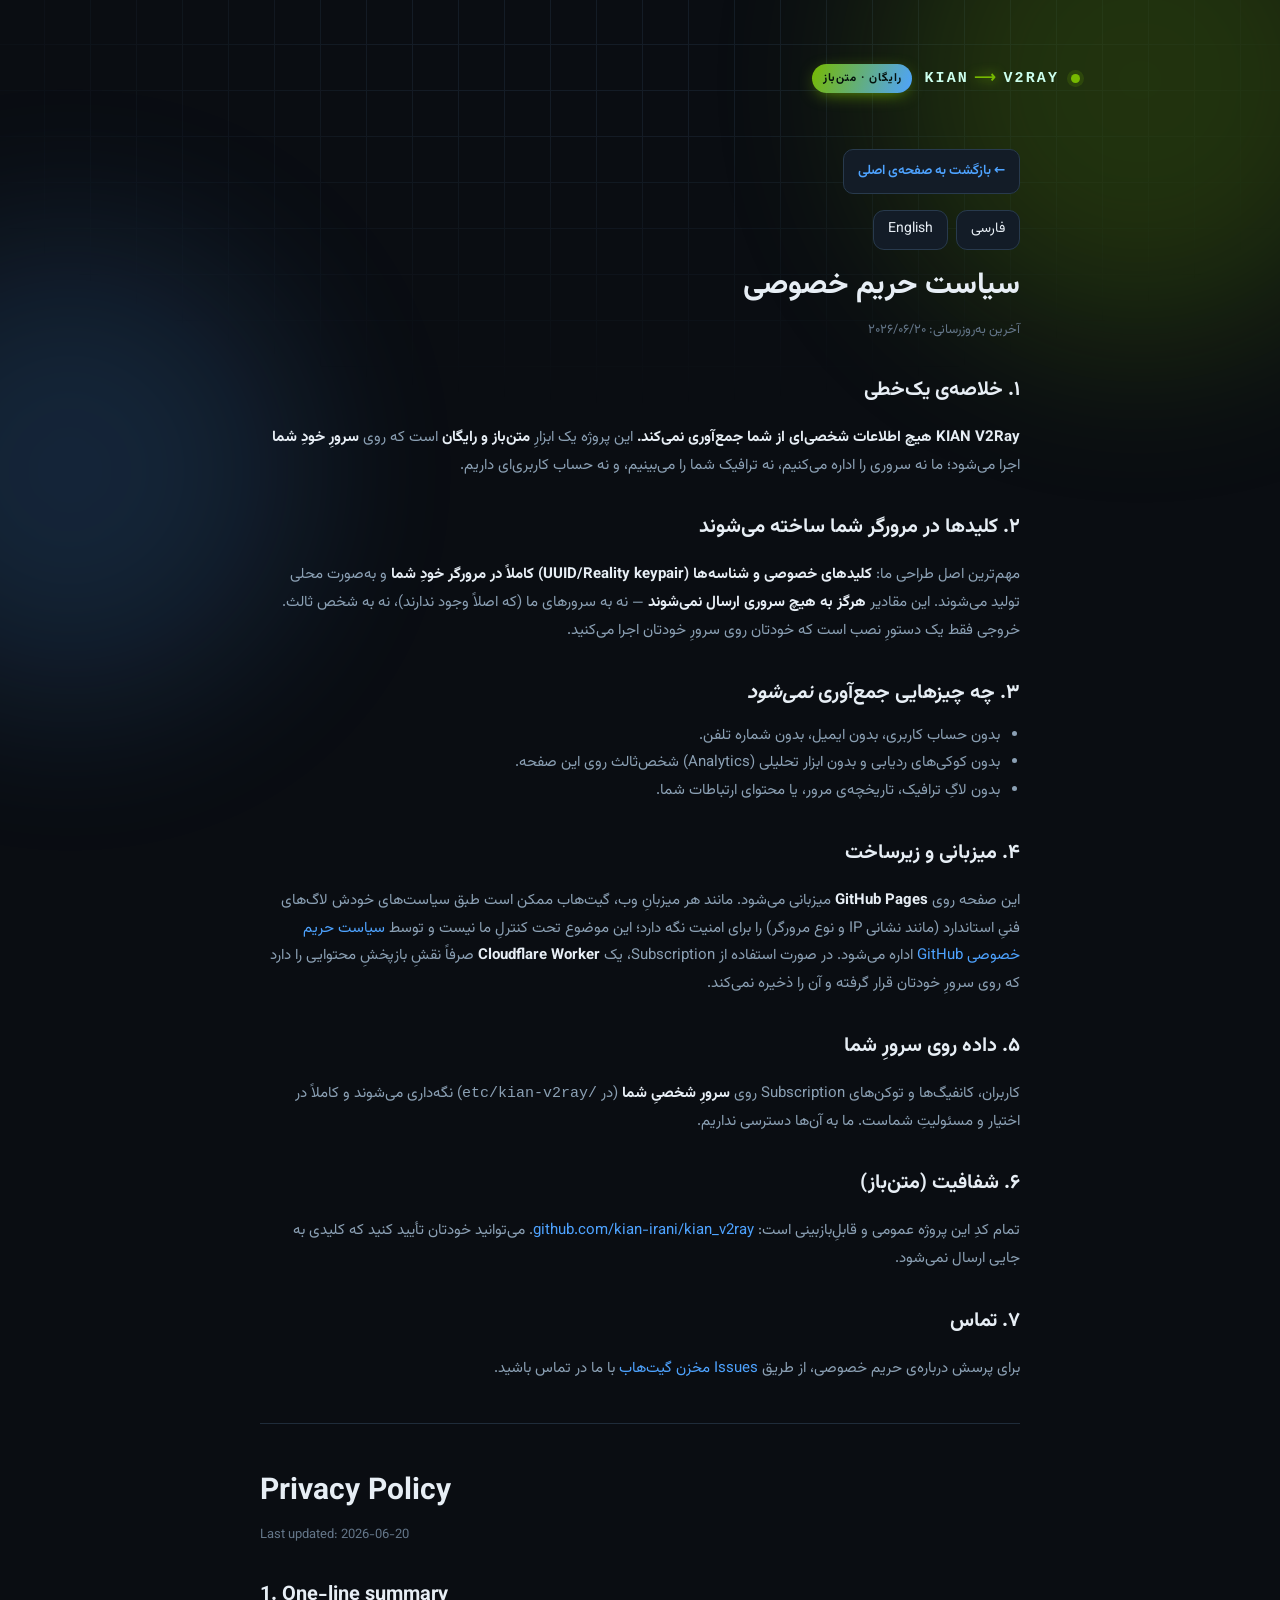
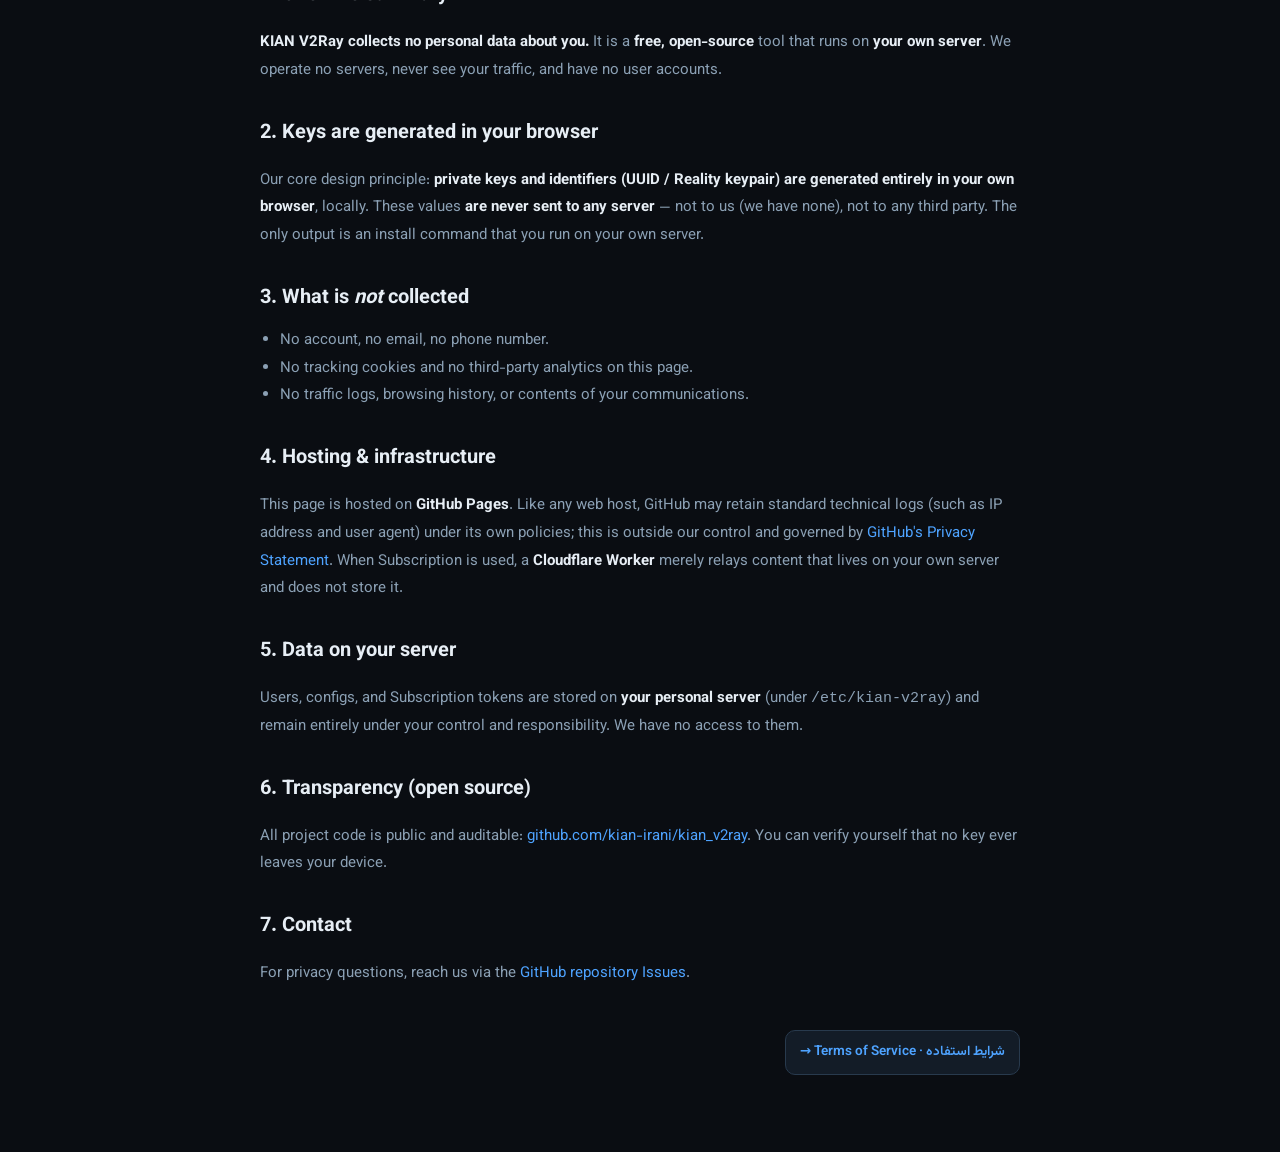
<file: privacy.html>
<!DOCTYPE html>
<html lang="fa" dir="rtl">
<head>
<meta charset="utf-8">
<meta name="viewport" content="width=device-width, initial-scale=1">
<title>حریم خصوصی — KIAN V2Ray · Privacy Policy</title>
<meta name="description" content="سیاست حریم خصوصی KIAN V2Ray — کلیدها در مرورگر شما ساخته می‌شوند و هرگز به سروری ارسال نمی‌شوند. Privacy Policy.">
<meta name="color-scheme" content="dark">
<link rel="preconnect" href="https://fonts.googleapis.com">
<link rel="preconnect" href="https://fonts.gstatic.com" crossorigin>
<link href="https://fonts.googleapis.com/css2?family=Vazirmatn:wght@300;400;500;600;700;800&display=swap" rel="stylesheet">
<link rel="stylesheet" href="assets/css/style.css">
<style>
  /* فقط چیدمانِ خاصِ صفحاتِ حقوقی — رنگ/فونت از همان style.css */
  .legal{max-width:760px;margin-inline:auto;padding-block:30px 60px}
  .legal h1{font-size:30px;margin:0 0 4px}
  .legal h2{font-size:20px;margin:30px 0 10px;color:var(--txt);scroll-margin-top:18px}
  .legal h3{font-size:16px;margin:18px 0 6px;color:var(--acc-2)}
  .legal p,.legal li{color:var(--muted);line-height:1.85;font-size:15px}
  .legal strong{color:var(--txt)}
  .legal ul{margin:8px 0;padding-inline-start:1.25em}
  .legal .updated{color:var(--muted-2);font-size:13px;margin:0}
  .langbar{display:flex;gap:8px;margin:16px 0 8px;flex-wrap:wrap}
  .langbar a{display:inline-flex;align-items:center;gap:6px;min-height:40px;padding:0 14px;border-radius:var(--radius-sm);
    background:var(--surface-2);border:1px solid var(--line-2);color:var(--txt);font-size:14px}
  .langbar a:hover{border-color:var(--acc);color:var(--acc);text-decoration:none}
  .sep{height:1px;background:var(--line);margin:40px 0}
  .legal section[dir="ltr"]{text-align:left}
  .legal section[dir="ltr"] ul{padding-inline-start:1.25em}
</style>
</head>
<body>
<div class="grid-bg" aria-hidden="true"></div>
<div class="glow glow-1" aria-hidden="true"></div>
<div class="glow glow-2" aria-hidden="true"></div>

<header class="hero">
  <div class="wrap">
    <div class="brandline">
      <span class="dot"></span>
      <span class="brandmark mono">KIAN<span class="arrow">⟶</span>V2RAY</span>
      <span class="phase">رایگان · متن‌باز</span>
    </div>
  </div>
</header>

<main class="wrap legal">
  <a class="btn-link" href="index.html">← بازگشت به صفحه‌ی اصلی</a>
  <div class="langbar" role="navigation" aria-label="Language">
    <a href="#fa">فارسی</a>
    <a href="#en">English</a>
  </div>

  <!-- ============================ فارسی ============================ -->
  <section id="fa" dir="rtl" lang="fa">
    <h1>سیاست حریم خصوصی</h1>
    <p class="updated">آخرین به‌روزرسانی: ۲۰۲۶/۰۶/۲۰</p>

    <h2>۱. خلاصه‌ی یک‌خطی</h2>
    <p>
      <strong>KIAN V2Ray هیچ اطلاعات شخصی‌ای از شما جمع‌آوری نمی‌کند.</strong> این پروژه یک ابزارِ
      <strong>متن‌باز و رایگان</strong> است که روی <strong>سرورِ خودِ شما</strong> اجرا می‌شود؛ ما نه سروری
      را اداره می‌کنیم، نه ترافیک شما را می‌بینیم، و نه حساب کاربری‌ای داریم.
    </p>

    <h2>۲. کلیدها در مرورگر شما ساخته می‌شوند</h2>
    <p>
      مهم‌ترین اصل طراحی ما: <strong>کلیدهای خصوصی و شناسه‌ها (UUID/Reality keypair) کاملاً در مرورگر
      خودِ شما</strong> و به‌صورت محلی تولید می‌شوند. این مقادیر <strong>هرگز به هیچ سروری ارسال نمی‌شوند</strong> —
      نه به سرورهای ما (که اصلاً وجود ندارند)، نه به شخص ثالث. خروجی فقط یک دستورِ نصب است که خودتان روی سرورِ
      خودتان اجرا می‌کنید.
    </p>

    <h2>۳. چه چیزهایی جمع‌آوری <em>نمی‌شود</em></h2>
    <ul>
      <li>بدون حساب کاربری، بدون ایمیل، بدون شماره تلفن.</li>
      <li>بدون کوکی‌های ردیابی و بدون ابزار تحلیلی (Analytics) شخص‌ثالث روی این صفحه.</li>
      <li>بدون لاگِ ترافیک، تاریخچه‌ی مرور، یا محتوای ارتباطات شما.</li>
    </ul>

    <h2>۴. میزبانی و زیرساخت</h2>
    <p>
      این صفحه روی <strong>GitHub Pages</strong> میزبانی می‌شود. مانند هر میزبانِ وب، گیت‌هاب ممکن است طبق
      سیاست‌های خودش لاگ‌های فنیِ استاندارد (مانند نشانی IP و نوع مرورگر) را برای امنیت نگه دارد؛ این موضوع
      تحت کنترلِ ما نیست و توسط <a href="https://docs.github.com/site-policy" rel="noopener" target="_blank">سیاست حریم خصوصی GitHub</a>
      اداره می‌شود. در صورت استفاده از Subscription، یک <strong>Cloudflare Worker</strong> صرفاً نقشِ بازپخشِ
      محتوایی را دارد که روی سرورِ خودتان قرار گرفته و آن را ذخیره نمی‌کند.
    </p>

    <h2>۵. داده روی سرورِ شما</h2>
    <p>
      کاربران، کانفیگ‌ها و توکن‌های Subscription روی <strong>سرورِ شخصیِ شما</strong> (در <code>/etc/kian-v2ray</code>)
      نگه‌داری می‌شوند و کاملاً در اختیار و مسئولیتِ شماست. ما به آن‌ها دسترسی نداریم.
    </p>

    <h2>۶. شفافیت (متن‌باز)</h2>
    <p>
      تمام کدِ این پروژه عمومی و قابلِ‌بازبینی است:
      <a href="https://github.com/kian-irani/kian_v2ray" rel="noopener" target="_blank">github.com/kian-irani/kian_v2ray</a>.
      می‌توانید خودتان تأیید کنید که کلیدی به جایی ارسال نمی‌شود.
    </p>

    <h2>۷. تماس</h2>
    <p>
      برای پرسش درباره‌ی حریم خصوصی، از طریق
      <a href="https://github.com/kian-irani/kian_v2ray/issues" rel="noopener" target="_blank">Issues مخزن گیت‌هاب</a>
      با ما در تماس باشید.
    </p>
  </section>

  <div class="sep" role="separator"></div>

  <!-- ============================ English ============================ -->
  <section id="en" dir="ltr" lang="en">
    <h1>Privacy Policy</h1>
    <p class="updated">Last updated: 2026-06-20</p>

    <h2>1. One-line summary</h2>
    <p>
      <strong>KIAN V2Ray collects no personal data about you.</strong> It is a <strong>free, open-source</strong>
      tool that runs on <strong>your own server</strong>. We operate no servers, never see your traffic, and have
      no user accounts.
    </p>

    <h2>2. Keys are generated in your browser</h2>
    <p>
      Our core design principle: <strong>private keys and identifiers (UUID / Reality keypair) are generated entirely
      in your own browser</strong>, locally. These values <strong>are never sent to any server</strong> — not to us
      (we have none), not to any third party. The only output is an install command that you run on your own server.
    </p>

    <h2>3. What is <em>not</em> collected</h2>
    <ul>
      <li>No account, no email, no phone number.</li>
      <li>No tracking cookies and no third-party analytics on this page.</li>
      <li>No traffic logs, browsing history, or contents of your communications.</li>
    </ul>

    <h2>4. Hosting &amp; infrastructure</h2>
    <p>
      This page is hosted on <strong>GitHub Pages</strong>. Like any web host, GitHub may retain standard technical
      logs (such as IP address and user agent) under its own policies; this is outside our control and governed by
      <a href="https://docs.github.com/site-policy" rel="noopener" target="_blank">GitHub's Privacy Statement</a>.
      When Subscription is used, a <strong>Cloudflare Worker</strong> merely relays content that lives on your own
      server and does not store it.
    </p>

    <h2>5. Data on your server</h2>
    <p>
      Users, configs, and Subscription tokens are stored on <strong>your personal server</strong> (under
      <code>/etc/kian-v2ray</code>) and remain entirely under your control and responsibility. We have no access to them.
    </p>

    <h2>6. Transparency (open source)</h2>
    <p>
      All project code is public and auditable:
      <a href="https://github.com/kian-irani/kian_v2ray" rel="noopener" target="_blank">github.com/kian-irani/kian_v2ray</a>.
      You can verify yourself that no key ever leaves your device.
    </p>

    <h2>7. Contact</h2>
    <p>
      For privacy questions, reach us via the
      <a href="https://github.com/kian-irani/kian_v2ray/issues" rel="noopener" target="_blank">GitHub repository Issues</a>.
    </p>
  </section>

  <p style="margin-top:34px"><a class="btn-link" href="terms.html">شرایط استفاده · Terms of Service →</a></p>
</main>
</body>
</html>
</file>
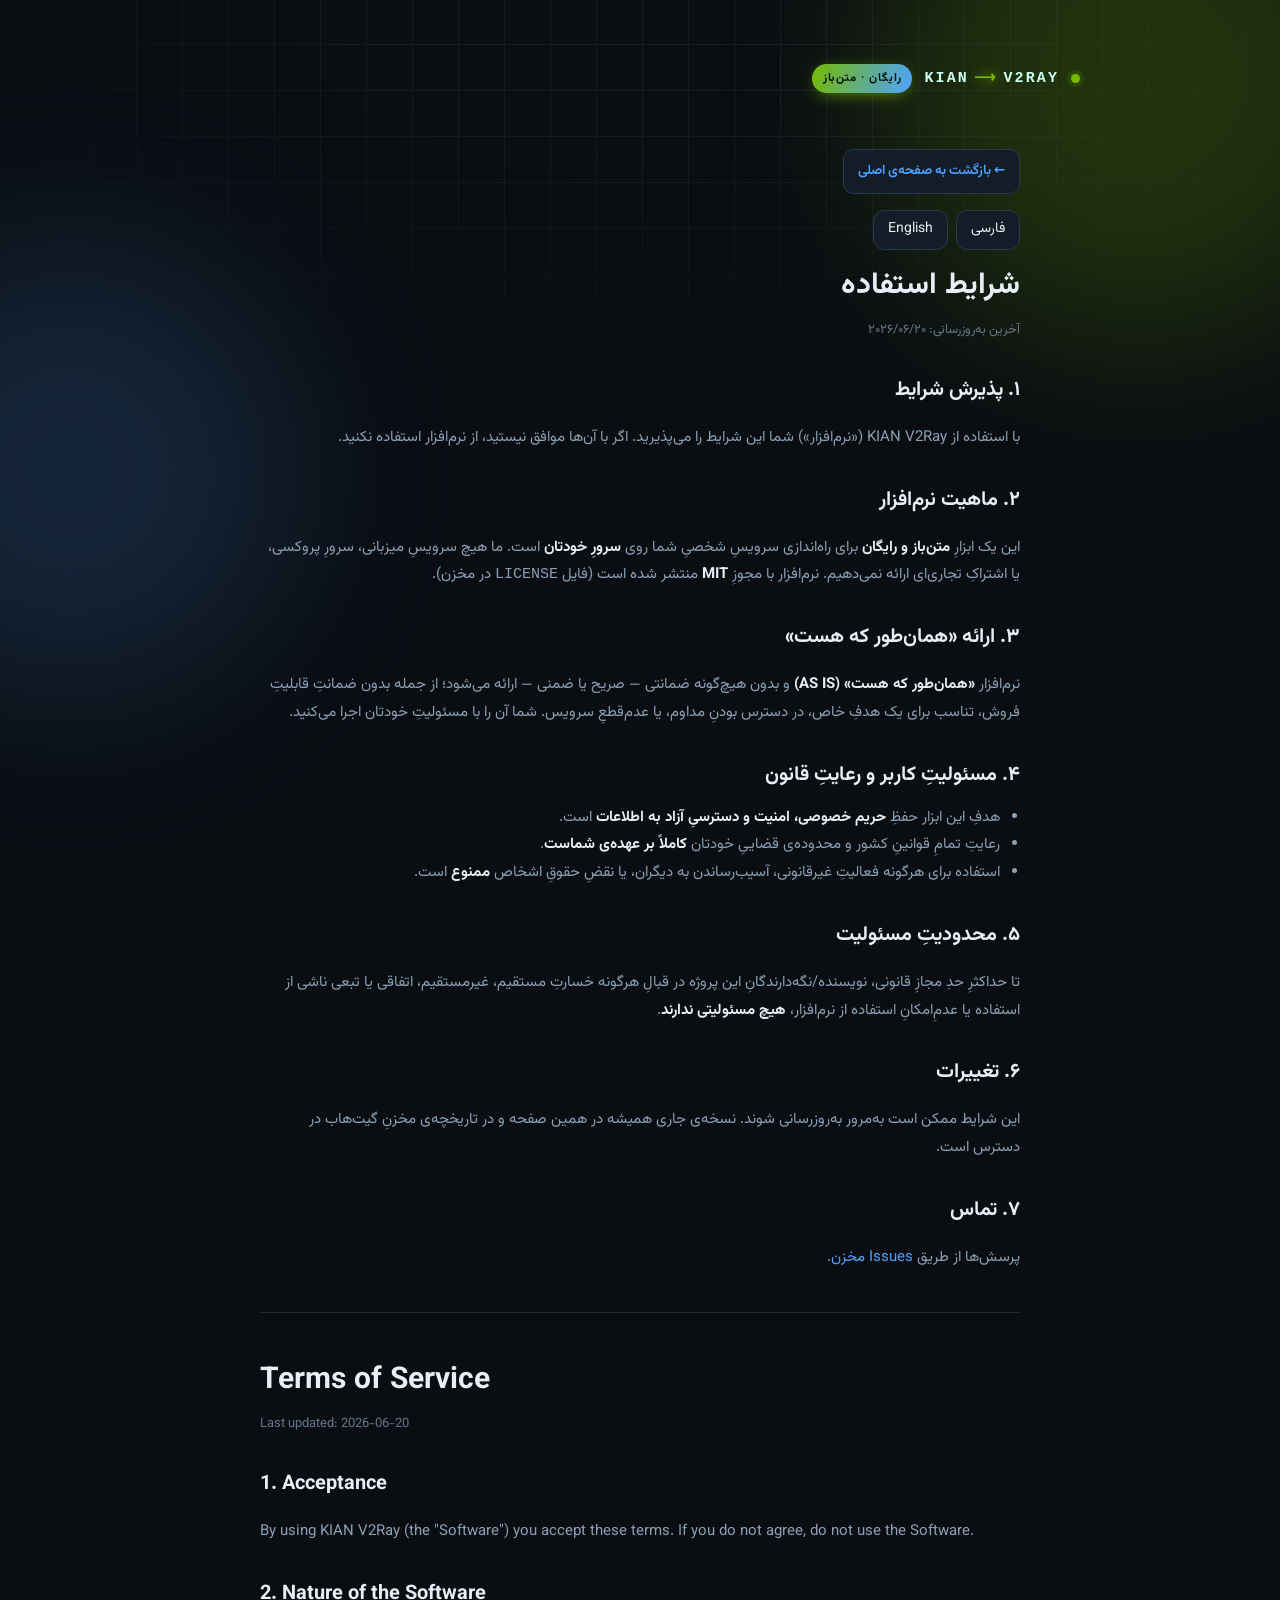
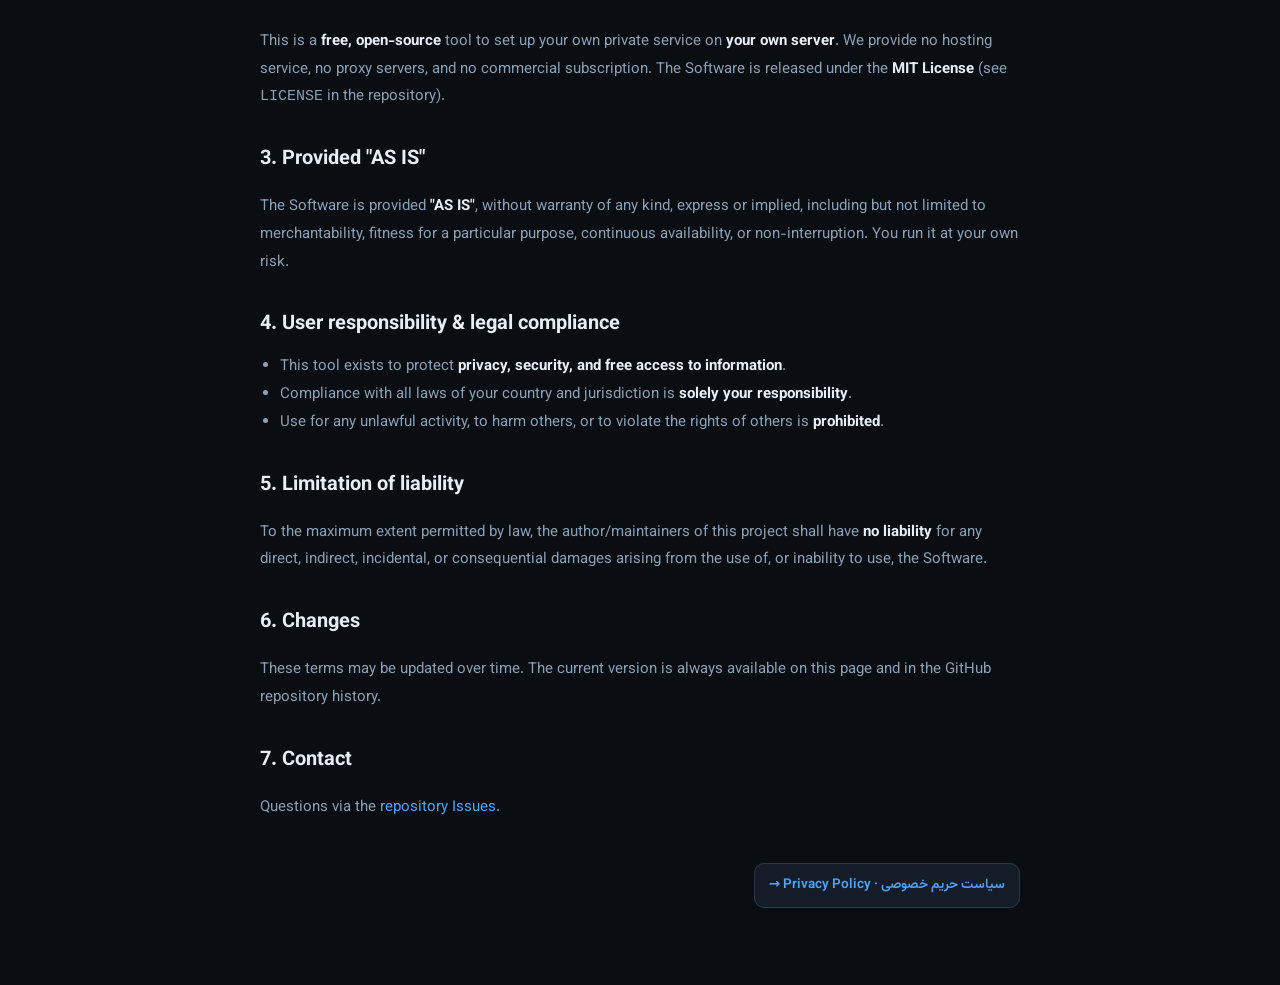
<file: terms.html>
<!DOCTYPE html>
<html lang="fa" dir="rtl">
<head>
<meta charset="utf-8">
<meta name="viewport" content="width=device-width, initial-scale=1">
<title>شرایط استفاده — KIAN V2Ray · Terms of Service</title>
<meta name="description" content="شرایط استفاده از KIAN V2Ray — ابزار متن‌باز و رایگان، «همان‌طور که هست»، مسئولیت رعایت قوانین با کاربر. Terms of Service.">
<meta name="color-scheme" content="dark">
<link rel="preconnect" href="https://fonts.googleapis.com">
<link rel="preconnect" href="https://fonts.gstatic.com" crossorigin>
<link href="https://fonts.googleapis.com/css2?family=Vazirmatn:wght@300;400;500;600;700;800&display=swap" rel="stylesheet">
<link rel="stylesheet" href="assets/css/style.css">
<style>
  .legal{max-width:760px;margin-inline:auto;padding-block:30px 60px}
  .legal h1{font-size:30px;margin:0 0 4px}
  .legal h2{font-size:20px;margin:30px 0 10px;color:var(--txt);scroll-margin-top:18px}
  .legal h3{font-size:16px;margin:18px 0 6px;color:var(--acc-2)}
  .legal p,.legal li{color:var(--muted);line-height:1.85;font-size:15px}
  .legal strong{color:var(--txt)}
  .legal ul{margin:8px 0;padding-inline-start:1.25em}
  .legal .updated{color:var(--muted-2);font-size:13px;margin:0}
  .langbar{display:flex;gap:8px;margin:16px 0 8px;flex-wrap:wrap}
  .langbar a{display:inline-flex;align-items:center;gap:6px;min-height:40px;padding:0 14px;border-radius:var(--radius-sm);
    background:var(--surface-2);border:1px solid var(--line-2);color:var(--txt);font-size:14px}
  .langbar a:hover{border-color:var(--acc);color:var(--acc);text-decoration:none}
  .sep{height:1px;background:var(--line);margin:40px 0}
  .legal section[dir="ltr"]{text-align:left}
</style>
</head>
<body>
<div class="grid-bg" aria-hidden="true"></div>
<div class="glow glow-1" aria-hidden="true"></div>
<div class="glow glow-2" aria-hidden="true"></div>

<header class="hero">
  <div class="wrap">
    <div class="brandline">
      <span class="dot"></span>
      <span class="brandmark mono">KIAN<span class="arrow">⟶</span>V2RAY</span>
      <span class="phase">رایگان · متن‌باز</span>
    </div>
  </div>
</header>

<main class="wrap legal">
  <a class="btn-link" href="index.html">← بازگشت به صفحه‌ی اصلی</a>
  <div class="langbar" role="navigation" aria-label="Language">
    <a href="#fa">فارسی</a>
    <a href="#en">English</a>
  </div>

  <!-- ============================ فارسی ============================ -->
  <section id="fa" dir="rtl" lang="fa">
    <h1>شرایط استفاده</h1>
    <p class="updated">آخرین به‌روزرسانی: ۲۰۲۶/۰۶/۲۰</p>

    <h2>۱. پذیرش شرایط</h2>
    <p>
      با استفاده از KIAN V2Ray («نرم‌افزار») شما این شرایط را می‌پذیرید. اگر با آن‌ها موافق نیستید، از نرم‌افزار
      استفاده نکنید.
    </p>

    <h2>۲. ماهیت نرم‌افزار</h2>
    <p>
      این یک ابزارِ <strong>متن‌باز و رایگان</strong> برای راه‌اندازی سرویسِ شخصیِ شما روی <strong>سرورِ خودتان</strong>
      است. ما هیچ سرویسِ میزبانی، سرورِ پروکسی، یا اشتراکِ تجاری‌ای ارائه نمی‌دهیم. نرم‌افزار با مجوزِ
      <strong>MIT</strong> منتشر شده است (فایل <code>LICENSE</code> در مخزن).
    </p>

    <h2>۳. ارائه «همان‌طور که هست»</h2>
    <p>
      نرم‌افزار <strong>«همان‌طور که هست» (AS IS)</strong> و بدون هیچ‌گونه ضمانتی — صریح یا ضمنی — ارائه می‌شود؛
      از جمله بدون ضمانتِ قابلیتِ فروش، تناسب برای یک هدفِ خاص، در دسترس بودنِ مداوم، یا عدم‌قطعِ سرویس. شما
      آن را با مسئولیتِ خودتان اجرا می‌کنید.
    </p>

    <h2>۴. مسئولیتِ کاربر و رعایتِ قانون</h2>
    <ul>
      <li>هدفِ این ابزار حفظِ <strong>حریم خصوصی، امنیت و دسترسیِ آزاد به اطلاعات</strong> است.</li>
      <li>رعایتِ تمامِ قوانینِ کشور و محدوده‌ی قضاییِ خودتان <strong>کاملاً بر عهده‌ی شماست</strong>.</li>
      <li>استفاده برای هرگونه فعالیتِ غیرقانونی، آسیب‌رساندن به دیگران، یا نقضِ حقوقِ اشخاص <strong>ممنوع</strong> است.</li>
    </ul>

    <h2>۵. محدودیتِ مسئولیت</h2>
    <p>
      تا حداکثرِ حدِ مجازِ قانونی، نویسنده/نگه‌دارندگانِ این پروژه در قبالِ هرگونه خسارتِ مستقیم، غیرمستقیم،
      اتفاقی یا تبعی ناشی از استفاده یا عدمِ‌امکانِ استفاده از نرم‌افزار، <strong>هیچ مسئولیتی ندارند</strong>.
    </p>

    <h2>۶. تغییرات</h2>
    <p>
      این شرایط ممکن است به‌مرور به‌روزرسانی شوند. نسخه‌ی جاری همیشه در همین صفحه و در تاریخچه‌ی مخزنِ گیت‌هاب
      در دسترس است.
    </p>

    <h2>۷. تماس</h2>
    <p>
      پرسش‌ها از طریق
      <a href="https://github.com/kian-irani/kian_v2ray/issues" rel="noopener" target="_blank">Issues مخزن</a>.
    </p>
  </section>

  <div class="sep" role="separator"></div>

  <!-- ============================ English ============================ -->
  <section id="en" dir="ltr" lang="en">
    <h1>Terms of Service</h1>
    <p class="updated">Last updated: 2026-06-20</p>

    <h2>1. Acceptance</h2>
    <p>
      By using KIAN V2Ray (the "Software") you accept these terms. If you do not agree, do not use the Software.
    </p>

    <h2>2. Nature of the Software</h2>
    <p>
      This is a <strong>free, open-source</strong> tool to set up your own private service on <strong>your own
      server</strong>. We provide no hosting service, no proxy servers, and no commercial subscription. The Software
      is released under the <strong>MIT License</strong> (see <code>LICENSE</code> in the repository).
    </p>

    <h2>3. Provided "AS IS"</h2>
    <p>
      The Software is provided <strong>"AS IS"</strong>, without warranty of any kind, express or implied, including
      but not limited to merchantability, fitness for a particular purpose, continuous availability, or
      non-interruption. You run it at your own risk.
    </p>

    <h2>4. User responsibility &amp; legal compliance</h2>
    <ul>
      <li>This tool exists to protect <strong>privacy, security, and free access to information</strong>.</li>
      <li>Compliance with all laws of your country and jurisdiction is <strong>solely your responsibility</strong>.</li>
      <li>Use for any unlawful activity, to harm others, or to violate the rights of others is <strong>prohibited</strong>.</li>
    </ul>

    <h2>5. Limitation of liability</h2>
    <p>
      To the maximum extent permitted by law, the author/maintainers of this project shall have <strong>no liability</strong>
      for any direct, indirect, incidental, or consequential damages arising from the use of, or inability to use, the Software.
    </p>

    <h2>6. Changes</h2>
    <p>
      These terms may be updated over time. The current version is always available on this page and in the GitHub
      repository history.
    </p>

    <h2>7. Contact</h2>
    <p>
      Questions via the
      <a href="https://github.com/kian-irani/kian_v2ray/issues" rel="noopener" target="_blank">repository Issues</a>.
    </p>
  </section>

  <p style="margin-top:34px"><a class="btn-link" href="privacy.html">سیاست حریم خصوصی · Privacy Policy →</a></p>
</main>
</body>
</html>
</file>
<file: assets/css/style.css>
/* ==========================================================================
 *  KIAN V2Ray — style.css   (تم تیره/ترمینالی، RTL، واکنش‌گرا)
 * ======================================================================== */
:root{
  --bg:#0a0d12;
  --bg-2:#0c1118;
  --surface:#10161f;
  --surface-2:#131c27;
  --line:#1f2c3a;
  --line-2:#283a4d;
  --txt:#e7eef5;
  --muted:#8ba0b4;
  --muted-2:#647689;
  --acc:#76B900;        /* NVIDIA green */
  --acc-2:#4ea3ff;      /* cohesive blue */
  --acc-3:#7c5cff;      /* بنفش خنک برای جزئیات */
  --warn:#f5b945;
  --danger:#ff6b6b;
  --grad:linear-gradient(110deg,var(--acc),var(--acc-2));
  --radius:16px;
  --radius-sm:11px;
  --mono:ui-monospace,"JetBrains Mono","SFMono-Regular",Menlo,Consolas,monospace;
  --font:"Vazirmatn",Tahoma,system-ui,sans-serif;
  --shadow:0 24px 60px -28px rgba(0,0,0,.8);
}

*{box-sizing:border-box}
html,body{margin:0;padding:0}
html{scroll-behavior:smooth}
body{
  font-family:var(--font);
  background:var(--bg);
  color:var(--txt);
  line-height:1.85;
  font-size:16px;
  -webkit-font-smoothing:antialiased;
  overflow-x:hidden;
  min-height:100vh;
}
.mono{font-family:var(--mono);direction:ltr;unicode-bidi:embed}
.muted{color:var(--muted)}
.small{font-size:.82em}
.center{text-align:center}
b{color:#fff;font-weight:600}
a{color:var(--acc-2);text-decoration:none}
a:hover{text-decoration:underline}

.wrap{width:min(880px,92vw);margin-inline:auto}

/* ---------- background atmosphere ---------- */
.grid-bg{
  position:fixed;inset:-2px;z-index:-3;
  background-image:
    linear-gradient(var(--line) 1px,transparent 1px),
    linear-gradient(90deg,var(--line) 1px,transparent 1px);
  background-size:46px 46px;
  -webkit-mask-image:radial-gradient(ellipse 80% 60% at 50% 0%,#000 25%,transparent 75%);
          mask-image:radial-gradient(ellipse 80% 60% at 50% 0%,#000 25%,transparent 75%);
  opacity:.5;
}
.glow{position:fixed;z-index:-2;border-radius:50%;filter:blur(90px);opacity:.22;pointer-events:none}
.glow-1{width:520px;height:520px;background:var(--acc);top:-180px;inset-inline-start:-120px}
.glow-2{width:460px;height:460px;background:var(--acc-2);top:240px;inset-inline-end:-160px;opacity:.16}

/* ---------- hero ---------- */
.hero{padding:64px 0 18px}
.brandline{display:flex;align-items:center;gap:12px;flex-wrap:wrap}
.dot{width:9px;height:9px;border-radius:50%;background:var(--acc);box-shadow:0 0 0 4px rgba(118,185,0,.16);animation:pulse 2.4s infinite}
@keyframes pulse{50%{box-shadow:0 0 0 9px rgba(118,185,0,0)}}
.brandmark{font-weight:700;font-size:15px;letter-spacing:.14em;color:#cfe;}
.brandmark .arrow{color:var(--acc);margin-inline:.35em;text-shadow:0 0 12px var(--acc)}
.phase{
  font-size:11.5px;font-weight:700;letter-spacing:.08em;
  padding:4px 11px;border-radius:999px;color:#04110c;
  background:var(--grad);box-shadow:0 4px 18px -6px var(--acc)
}
.title{
  font-size:clamp(30px,6vw,52px);line-height:1.18;margin:22px 0 14px;font-weight:800;
  background:linear-gradient(180deg,#fff,#aebfcf);-webkit-background-clip:text;background-clip:text;color:transparent;
}
.lede{font-size:clamp(15px,2.4vw,18px);color:#c4d2df;max-width:62ch;margin:0 0 22px}
.hero-meta{display:flex;gap:10px;flex-wrap:wrap}
.chip{
  font-size:12.5px;color:#bfe9d8;background:rgba(118,185,0,.07);
  border:1px solid rgba(118,185,0,.22);padding:6px 12px;border-radius:999px
}

/* ---------- notice ---------- */
.notice{
  display:flex;gap:14px;align-items:flex-start;margin:26px 0 8px;
  background:linear-gradient(180deg,rgba(245,185,69,.08),rgba(245,185,69,.03));
  border:1px solid rgba(245,185,69,.3);border-radius:var(--radius);padding:16px 18px;
}
.notice-ic{font-size:22px;line-height:1.6;flex:none}
.notice-title{font-weight:700;color:#ffe6b0;margin-bottom:3px}
.notice p{margin:0;color:#d9e2ea;font-size:14.5px}

/* ---------- card / form ---------- */
.card{
  margin:30px 0;background:linear-gradient(180deg,var(--surface),var(--bg-2));
  border:1px solid var(--line);border-radius:22px;box-shadow:var(--shadow);
  overflow:hidden;
}
.card-head{padding:26px 26px 6px}
.card-head h2{margin:0;font-size:24px}
.card-head .muted{margin:.35em 0 0}
form{padding:6px 26px 28px}

.section{padding:20px 0;border-top:1px dashed var(--line)}
.section:first-of-type{border-top:0}
.section-label{
  font-size:12px;font-weight:700;letter-spacing:.06em;color:var(--acc);
  margin-bottom:14px;text-transform:none;opacity:.95
}

.field{margin:0 0 14px;display:flex;flex-direction:column}
label{font-size:13.5px;font-weight:600;margin-bottom:7px;color:#d6e0ea}
.hint{color:var(--muted);font-size:12px;margin-top:6px}
input[type=text],input[type=number],select{
  width:100%;background:var(--bg);color:var(--txt);
  border:1px solid var(--line-2);border-radius:var(--radius-sm);
  padding:12px 14px;font-family:inherit;font-size:15px;outline:none;
  transition:border-color .15s,box-shadow .15s,background .15s;
}
input[inputmode=decimal],input[type=number]{direction:ltr;text-align:start;font-family:var(--mono)}
input:focus,select:focus{border-color:var(--acc);box-shadow:0 0 0 3px rgba(118,185,0,.16);background:#0b1218}
input::placeholder{color:#4f6172}
select{appearance:none;cursor:pointer;
  background-image:linear-gradient(45deg,transparent 50%,var(--muted) 50%),linear-gradient(135deg,var(--muted) 50%,transparent 50%);
  background-position:left 16px center,left 11px center;background-size:5px 5px,5px 5px;background-repeat:no-repeat}

.grid2{display:grid;grid-template-columns:1fr 1fr;gap:14px}
.grid3{display:grid;grid-template-columns:1fr 1fr 1fr;gap:14px}

/* modes */
.modes{display:grid;grid-template-columns:1fr 1fr 1fr;gap:12px;margin-bottom:16px}
.mode{cursor:pointer;display:block}
.mode input{position:absolute;opacity:0;pointer-events:none}
.mode-box{
  display:flex;flex-direction:column;gap:4px;height:100%;
  border:1px solid var(--line-2);border-radius:var(--radius-sm);padding:14px;
  background:var(--bg);transition:.16s;
}
.mode-title{font-weight:700;font-size:14.5px}
.mode-sub{font-size:11.5px;color:var(--muted);line-height:1.6}
.mode:hover .mode-box{border-color:var(--line-2);background:#0b1218}
.mode input:checked + .mode-box{
  border-color:var(--acc);background:rgba(118,185,0,.07);
  box-shadow:0 0 0 3px rgba(118,185,0,.14)
}
.mode input:checked + .mode-box .mode-title{color:var(--acc)}

/* switch */
.switch{display:flex;align-items:center;gap:12px;cursor:pointer;margin:2px 0 4px}
.switch input{position:absolute;opacity:0;pointer-events:none}
.switch-track{width:46px;height:26px;border-radius:999px;background:var(--line-2);position:relative;transition:.2s;flex:none}
.switch-thumb{position:absolute;top:3px;inset-inline-start:3px;width:20px;height:20px;border-radius:50%;background:#cfe;transition:.2s}
.switch input:checked + .switch-track{background:var(--grad)}
.switch input:checked + .switch-track .switch-thumb{transform:translateX(-20px);background:#04110c}
html[dir=rtl] .switch input:checked + .switch-track .switch-thumb{transform:translateX(-20px)}
.switch-label{font-size:14px;color:#d6e0ea}

.form-error{color:var(--danger);font-size:13.5px;min-height:1.2em;margin:8px 0 2px;font-weight:600}

/* primary button */
.btn-primary{
  width:100%;border:0;cursor:pointer;color:#04130d;font-family:inherit;font-weight:800;font-size:16.5px;
  padding:15px 18px;border-radius:14px;background:var(--grad);
  display:flex;align-items:center;justify-content:center;gap:10px;
  box-shadow:0 14px 34px -12px var(--acc);transition:transform .12s,filter .12s;
}
.btn-primary:hover{filter:brightness(1.06)}
.btn-primary:active{transform:translateY(1px)}
.btn-primary:disabled{filter:grayscale(.3) brightness(.9);cursor:default}
.btn-spin{display:none;width:17px;height:17px;border:2.5px solid rgba(0,0,0,.3);border-top-color:#04130d;border-radius:50%;animation:spin .7s linear infinite}
.btn-primary.busy .btn-spin{display:inline-block}
.btn-primary.busy .btn-text{opacity:.7}
@keyframes spin{to{transform:rotate(360deg)}}

/* ---------- results ---------- */
.result{margin:8px 0 20px;display:flex;flex-direction:column;gap:16px}
.panel{
  background:linear-gradient(180deg,var(--surface),var(--bg-2));
  border:1px solid var(--line);border-radius:var(--radius);padding:20px 20px 22px;
}
.panel.warn{border-color:rgba(245,185,69,.35);background:linear-gradient(180deg,rgba(245,185,69,.07),rgba(245,185,69,.02))}
.panel-title{font-weight:700;font-size:16.5px;margin-bottom:10px}
.panel p.muted{margin:0 0 12px}
.tips{margin:0;padding-inline-start:20px}
.tips li{margin:5px 0;font-size:14px;color:#d3dde6}

.reveal{opacity:0;transform:translateY(14px);animation:rise .5s cubic-bezier(.2,.7,.2,1) forwards}
@keyframes rise{to{opacity:1;transform:none}}

/* terminal block */
.terminal{border:1px solid var(--line-2);border-radius:13px;overflow:hidden;background:#080c11;margin:4px 0 12px}
.term-bar{display:flex;align-items:center;gap:7px;padding:9px 13px;background:#0c1219;border-bottom:1px solid var(--line)}
.term-bar i{width:11px;height:11px;border-radius:50%;background:#2a3a49}
.term-bar i:nth-child(1){background:#ff5f56}.term-bar i:nth-child(2){background:#ffbd2e}.term-bar i:nth-child(3){background:#27c93f}
.term-bar span{margin-inline-start:8px;font-family:var(--mono);font-size:12px;color:var(--muted);direction:ltr}
.term-body{margin:0;padding:15px 16px;font-family:var(--mono);font-size:12.5px;line-height:1.8;color:#bfe9d8;
  white-space:pre-wrap;word-break:break-all;direction:ltr;max-height:220px;overflow:auto}

.cmdline{background:#080c11;border:1px solid var(--line-2);border-radius:11px;padding:13px 15px;
  font-size:13px;color:#bfe9d8;direction:ltr;word-break:break-all;margin:4px 0 10px}

.row{display:flex;gap:10px;flex-wrap:wrap}
.copy{
  border:1px solid var(--line-2);background:var(--surface-2);color:#d6e0ea;font-family:inherit;
  font-size:13px;font-weight:600;padding:9px 15px;border-radius:10px;cursor:pointer;transition:.14s;
}
.copy:hover{border-color:var(--acc);color:var(--acc)}
.copy.ok{background:rgba(118,185,0,.16);border-color:var(--acc);color:var(--acc)}

.badges{display:flex;gap:8px;flex-wrap:wrap;margin-bottom:6px}
.badge{font-size:12px;color:#bfe9d8;background:rgba(118,185,0,.08);border:1px solid rgba(118,185,0,.22);padding:4px 11px;border-radius:999px}

.usercard{border:1px solid var(--line);border-radius:13px;padding:14px 15px;margin-top:14px;background:rgba(255,255,255,.012)}
.usercard-title{font-weight:700;font-size:15px;margin-bottom:8px;color:#e9f3ee}
.sub-hint{font-size:12px;color:var(--acc-2);opacity:.85;margin:2px 0 6px;line-height:1.6}
.guide{border:1px solid var(--line);border-radius:15px;padding:16px;margin:14px 0 4px;background:rgba(118,185,0,.04)}
.guide-q{font-weight:700;font-size:15px;margin-bottom:12px;color:#e9f3ee}
.guide-cards{display:grid;grid-template-columns:repeat(4,1fr);gap:10px}
.guide-card{text-align:right;border:1px solid var(--line-2);border-radius:12px;padding:13px;background:#0c1117;cursor:pointer;transition:.15s;color:inherit;font-family:inherit}
.guide-card:hover{border-color:var(--acc);background:#0e141b;transform:translateY(-2px)}
.guide-ic{font-size:22px;margin-bottom:6px}
.guide-tt{font-weight:700;font-size:13.5px;color:var(--acc-2);margin-bottom:4px}
.guide-ds{font-size:12px;color:var(--muted);line-height:1.6}
.guide-warn{margin-top:12px;font-size:12px;color:#f5c451;line-height:1.7;border-top:1px dashed var(--line);padding-top:10px}
@media(max-width:860px){.guide-cards{grid-template-columns:repeat(2,1fr)}}
@media(max-width:480px){.guide-cards{grid-template-columns:1fr}}

.linkrow{border-top:1px dashed var(--line);padding-top:12px;margin-top:12px}
.linkrow:first-of-type{border-top:0;padding-top:0;margin-top:0}
.linkrow-head{display:flex;align-items:center;justify-content:space-between;gap:10px;margin-bottom:8px}
.linkrow-title{font-size:13px;font-weight:600;color:var(--acc-2)}
.linkrow-code{background:#080c11;border:1px solid var(--line-2);border-radius:10px;padding:11px 13px;
  font-size:11.5px;color:#a7c6d8;direction:ltr;word-break:break-all;margin-bottom:10px}
.qr{display:inline-flex;padding:9px;background:#fff;border-radius:10px}
.qr img,.qr canvas{display:block}

/* ---------- roadmap ---------- */
.roadmap{margin:40px 0}
.roadmap-title{font-size:24px;margin:0 0 4px}
.timeline{list-style:none;margin:24px 0 0;padding:0;position:relative}
.timeline::before{content:"";position:absolute;inset-inline-start:7px;top:6px;bottom:6px;width:2px;
  background:linear-gradient(180deg,var(--acc),var(--line) 70%)}
.tl{position:relative;padding:0 30px 24px;}
.tl-dot{position:absolute;inset-inline-start:0;top:5px;width:16px;height:16px;border-radius:50%;
  background:var(--bg);border:2px solid var(--line-2)}
.tl.done .tl-dot{border-color:var(--acc);background:var(--acc);box-shadow:0 0 0 5px rgba(118,185,0,.16)}
.tl.next .tl-dot{border-color:var(--acc-2)}
.tl-body{background:var(--surface);border:1px solid var(--line);border-radius:14px;padding:14px 16px}
.tl.done .tl-body{border-color:rgba(118,185,0,.3)}
.tl-head{display:flex;align-items:center;gap:10px;margin-bottom:4px}
.tl-tag{font-family:var(--mono);font-size:11.5px;font-weight:700;color:var(--acc);direction:ltr}
.tl-state{font-size:11px;color:var(--muted);border:1px solid var(--line-2);border-radius:999px;padding:2px 9px}
.tl-state.live{color:#04110c;background:var(--grad);border:0;font-weight:700}
.tl h3{margin:2px 0 5px;font-size:16.5px}
.tl p{margin:0;font-size:13.5px;color:#c4d2df}

/* ---------- footer ---------- */
.footer{border-top:1px solid var(--line);margin-top:30px;padding:22px 0 40px;background:var(--bg-2)}
.foot-inner{display:flex;align-items:center;justify-content:space-between;gap:14px;flex-wrap:wrap}
.foot-inner .mono{font-size:13px;letter-spacing:.12em;color:#9fb6c8}
.foot-links{display:flex;gap:16px}
.foot-links a{color:#cfe;font-size:14px}

.hidden{display:none !important}

/* ---------- tabs ---------- */
.tabs{
  display:flex;gap:8px;overflow-x:auto;margin:18px 0 0;padding-bottom:4px;
  scrollbar-width:thin;-webkit-overflow-scrolling:touch;
}
.tabs::-webkit-scrollbar{height:5px}
.tabs::-webkit-scrollbar-thumb{background:var(--line-2);border-radius:9px}
.tab{
  flex:0 0 auto;border:1px solid var(--line-2);background:var(--surface);color:var(--muted);
  font-family:inherit;font-size:14px;font-weight:600;padding:10px 15px;border-radius:11px;cursor:pointer;
  transition:.15s;white-space:nowrap;
}
.tab:hover{color:#cfe;border-color:var(--line-2)}
.tab.active{color:#04130d;background:var(--grad);border-color:transparent;box-shadow:0 8px 22px -10px var(--acc)}
.panel-tab{display:none;animation:rise .4s cubic-bezier(.2,.7,.2,1)}
.panel-tab.active{display:block}

/* ---------- big single field ---------- */
.field.big label{font-size:16px}
.field.big input{font-size:18px;padding:15px 16px;border-color:var(--acc);box-shadow:0 0 0 3px rgba(118,185,0,.10)}

/* ---------- stepper ---------- */
.stepper{display:inline-flex;align-items:center;gap:0;border:1px solid var(--line-2);border-radius:12px;overflow:hidden;background:var(--bg);width:fit-content}
.step-btn{width:48px;height:46px;border:0;background:var(--surface-2);color:var(--acc);font-size:22px;font-weight:700;cursor:pointer;transition:.12s}
.step-btn:hover{background:rgba(118,185,0,.15)}
.stepper input{width:64px;text-align:center;border:0;border-radius:0;background:var(--bg);font-family:var(--mono);font-size:17px;box-shadow:none}
.stepper input:focus{box-shadow:none;border:0}

/* ---------- panel credentials section ---------- */
.panel-creds-section{border:1px solid rgba(118,185,0,.25);border-radius:13px;padding:16px;margin:14px 0 6px;background:rgba(118,185,0,.04)}
.panel-creds-head{font-size:13.5px;font-weight:700;color:var(--acc);margin-bottom:10px}

/* ---------- advanced toggle ---------- */
.adv-toggle{
  width:100%;text-align:start;border:1px dashed var(--line-2);background:transparent;color:var(--muted);
  font-family:inherit;font-size:13.5px;font-weight:600;padding:12px 14px;border-radius:11px;cursor:pointer;
  margin:6px 0 0;transition:.14s;
}
.adv-toggle:hover{color:#cfe;border-color:var(--acc)}
.adv-toggle[aria-expanded="true"]{color:var(--acc);border-style:solid;border-color:rgba(118,185,0,.3)}
.adv-caret{display:inline-block;transition:transform .18s;color:var(--acc)}
.adv-toggle[aria-expanded="true"] .adv-caret{transform:rotate(90deg)}
html[dir=rtl] .adv-caret{transform:scaleX(-1)}
html[dir=rtl] .adv-toggle[aria-expanded="true"] .adv-caret{transform:scaleX(-1) rotate(-90deg)}
.adv-body{border:1px solid var(--line);border-radius:13px;padding:16px;margin-top:10px;background:rgba(255,255,255,.012)}

/* ---------- prose / tutorial tabs ---------- */
.card.prose{padding:24px 24px 26px}
.prose h2{margin:0 0 14px;font-size:23px}
.prose h3{margin:24px 0 10px;font-size:17px;color:#e9f3ee}
.prose p{margin:6px 0;font-size:14.5px;color:#c8d6e2}
.prose a{color:var(--acc-2)}

.step-list{display:flex;flex-direction:column;gap:14px;margin:10px 0}
.stp{display:flex;gap:14px;align-items:flex-start;border:1px solid var(--line);border-radius:13px;padding:14px 15px;background:var(--bg)}
.stp-n{flex:none;width:30px;height:30px;border-radius:50%;background:var(--grad);color:#04130d;font-weight:800;display:flex;align-items:center;justify-content:center;font-size:15px}
.stp b{color:#fff;font-size:15px;display:block;margin-bottom:3px}
.stp p{margin:5px 0;font-size:13.8px;color:#c4d2df}
.tipline{background:rgba(245,185,69,.08);border:1px solid rgba(245,185,69,.25);border-radius:9px;padding:9px 11px;font-size:13px !important;color:#e7d3a8 !important}

.btn-link{display:inline-block;margin-top:8px;background:var(--surface-2);border:1px solid var(--line-2);color:var(--acc-2);
  padding:9px 14px;border-radius:10px;font-size:13.5px;font-weight:600;text-decoration:none;transition:.14s}
.btn-link:hover{border-color:var(--acc);color:var(--acc);text-decoration:none}

.buy-grid{display:grid;grid-template-columns:1fr 1fr;gap:12px;margin:6px 0}
.buy{border:1px solid var(--line);border-radius:13px;padding:14px;background:var(--bg)}
.buy-title{font-weight:700;margin-bottom:8px}
.mini{list-style:none;margin:0 0 8px;padding:0}
.mini li{font-size:13px;color:#c4d2df;margin:3px 0}

.callout{margin-top:18px;background:rgba(118,185,0,.07);border:1px solid rgba(118,185,0,.25);border-radius:12px;padding:13px 15px;font-size:14px;color:#cfeede}
.callout a{font-weight:700}
.risk{background:rgba(255,107,107,.08);border:1px solid rgba(255,107,107,.35);border-radius:12px;padding:13px 15px;font-size:14px;color:#ffd4d4;line-height:1.9}
.risk b{color:#fff}

.cmdtable{display:flex;flex-direction:column;gap:7px;margin:8px 0}
.cmdtable>div{display:flex;align-items:center;justify-content:space-between;gap:12px;background:#080c11;border:1px solid var(--line-2);border-radius:9px;padding:9px 12px;flex-wrap:wrap}
.cmdtable .mono{color:#bfe9d8;font-size:13px;direction:ltr}
.cmdtable i{color:var(--muted);font-style:normal;font-size:12.5px}

.links-grid{display:grid;grid-template-columns:1fr 1fr;gap:10px;margin:6px 0}
.lk{border:1px solid var(--line);border-radius:12px;padding:13px 14px;background:var(--bg);color:#dfeaf2;font-weight:600;font-size:14px;text-decoration:none;transition:.14s;line-height:1.7}
.lk:hover{border-color:var(--acc);text-decoration:none}
.lk span{color:var(--acc-2);font-family:var(--mono);font-size:12.5px;font-weight:500;direction:ltr}

.donate{display:flex;align-items:center;gap:10px;flex-wrap:wrap;background:#080c11;border:1px solid var(--line-2);border-radius:11px;padding:13px 14px;margin:6px 0}
.donate-label{font-size:13.5px;color:#cfeede;font-weight:600}
.donate code{color:#bfe9d8;font-size:12.5px;word-break:break-all;direction:ltr}

/* ---------- responsive ---------- */
@media (max-width:640px){
  .hero{padding:42px 0 8px}
  .grid2,.grid3,.modes{grid-template-columns:1fr}
  .card-head,form{padding-inline:18px}
  .term-body{font-size:11.5px}
  .linkrow-head{flex-direction:column;align-items:stretch}
  .foot-inner{flex-direction:column;text-align:center}
  .buy-grid,.links-grid{grid-template-columns:1fr}
  .cmdtable>div{flex-direction:column;align-items:flex-start;gap:3px}
  .prose{padding-inline:18px}
}
.sub-port-note{margin:10px 0;padding:10px 12px;border-radius:10px;background:rgba(245,196,81,.08);border:1px solid rgba(245,196,81,.3);font-size:12.5px;line-height:1.7;color:#f5d98a}
.sub-head{margin:10px 0 6px;font-size:13.5px;color:#cfe6ff}
.config-sep{margin:14px 0 6px;padding-top:10px;border-top:1px dashed rgba(255,255,255,.08);font-size:12.5px;color:#9fb3c8}

/* فاز ۳: کانفیگ‌های دامنه‌دار */
.tls-block{margin-top:14px}
.tls-block>summary{cursor:pointer;padding:10px 12px;background:rgba(255,255,255,.04);border:1px solid rgba(255,255,255,.08);border-radius:10px;font-weight:600}
.tls-intro{font-size:13px;line-height:1.8;color:#cfe6ff;background:rgba(64,156,255,.06);border:1px solid rgba(64,156,255,.18);padding:10px 12px;border-radius:8px;margin:10px 0}
.tls-req{margin:8px 0 4px;color:#ffd28a}
.tls-req-list{margin:4px 0 0 18px;padding:0;color:#cfe6ff}
.tls-req-list li{margin:3px 0}
.tls-req-list code{background:rgba(0,0,0,.3);padding:1px 5px;border-radius:4px;font-family:monospace;color:#9fefb0}
.tls-toggle{margin:10px 0}
.switch-row{display:flex;align-items:center;gap:8px;cursor:pointer;font-weight:500}
.tls-options{margin-top:8px;padding-top:8px;border-top:1px dashed rgba(255,255,255,.08)}
.tls-protos{display:grid;grid-template-columns:repeat(auto-fit,minmax(220px,1fr));gap:8px;margin:6px 0}
.proto-chk{display:flex;align-items:flex-start;gap:8px;cursor:pointer;padding:8px 10px;border:1px solid rgba(255,255,255,.08);border-radius:8px;background:rgba(255,255,255,.02);transition:background .15s}
.proto-chk:hover{background:rgba(255,255,255,.05)}
.proto-chk input{margin-top:3px}
.proto-chk b{display:block;font-size:13.5px}
.proto-chk small{display:block;font-size:11.5px;color:#9fb3c8;margin-top:2px}

/* راهنمای دامنه و TLS */
.cf-warn{background:rgba(255,200,87,.06);border:1px solid rgba(255,200,87,.25);border-radius:10px;padding:10px 14px;margin:10px 0;font-size:13.5px;line-height:1.8}
.cf-warn p{margin:6px 0}
.cf-warn ul{margin:6px 0 0 18px}
.proto-guide{display:grid;gap:10px;margin:10px 0}
.proto-item{background:rgba(255,255,255,.03);border:1px solid rgba(255,255,255,.08);border-radius:10px;padding:10px 14px}
.proto-item b{display:inline-block;font-size:14.5px;color:#fff}
.proto-item p{margin:6px 0 0;color:#cfe6ff;font-size:13px;line-height:1.7}
.badge-rec{display:inline-block;background:rgba(76,175,80,.18);color:#9be29b;border:1px solid rgba(76,175,80,.4);padding:1px 8px;border-radius:6px;font-size:11px;margin-right:8px;font-weight:500}
.prose details{margin:8px 0;background:rgba(255,255,255,.03);border:1px solid rgba(255,255,255,.06);border-radius:8px;padding:8px 12px}
.prose details summary{cursor:pointer;font-weight:500;color:#cfe6ff}
.prose details ul{margin:8px 0 4px 18px;font-size:13px;line-height:1.8}
.prose details p{margin:8px 0;font-size:13px;line-height:1.8}
.prose h3{margin-top:24px;color:#fff;font-size:16px}
.sub-hint.warn{background:rgba(255,200,87,.08);border-color:rgba(255,200,87,.3);color:#ffd28a}

/* هشدار فیلتر شدن IP در حالت بدون دامنه */
.ip-warn{
  margin:14px 0;padding:14px 16px;border-radius:10px;
  background:linear-gradient(135deg, rgba(255,80,80,.08), rgba(255,140,0,.05));
  border:1px solid rgba(255,80,80,.35);
}
.ip-warn-head{
  font-weight:600;color:#ff8a8a;font-size:14.5px;margin-bottom:8px;
}
.ip-warn-body{
  font-size:13.5px;line-height:1.85;color:#ffd7d7;
}
.ip-warn-body b{color:#ffe5a8}
.ip-warn-rule{
  display:block;margin-top:4px;padding:8px 10px;
  background:rgba(255,255,255,.04);border-radius:6px;
  font-size:13px;color:#ffc;
}
.ip-warn.hidden{display:none}

/* راهنمای سرور ایده‌آل + تست پورت */
.server-tips{
  margin:12px 0 16px;padding:12px 14px;border-radius:10px;
  background:linear-gradient(135deg, rgba(64,156,255,.06), rgba(34,211,238,.04));
  border:1px solid rgba(64,156,255,.22);
}
.server-tips-head{font-weight:600;color:#7dd3fc;font-size:14px;margin-bottom:6px}
.server-tips-body p{font-size:13px;line-height:1.85;color:#cfe6ff;margin:6px 0}
.server-tips-body b{color:#ffe5a8}
.server-tips-body code{background:rgba(0,0,0,.3);padding:1px 5px;border-radius:4px;font-family:monospace;color:#9fefb0;font-size:12.5px}
.port-check{margin-top:10px;background:rgba(0,0,0,.18);border:1px solid rgba(255,255,255,.06);border-radius:8px;padding:8px 12px}
.port-check>summary{cursor:pointer;color:#a5d8ff;font-size:13.5px;line-height:1.8}
.port-check p{margin:8px 0;font-size:12.5px;line-height:1.8;color:#cfe6ff}
.codebox{position:relative;background:#0c1224;border:1px solid rgba(255,255,255,.08);border-radius:8px;padding:10px 12px;margin:8px 0;overflow:auto}
.codebox pre{margin:0;font-family:monospace;font-size:12px;color:#9fefb0;white-space:pre-wrap;word-break:break-all;padding-right:60px}
.copybtn{position:absolute;top:6px;left:6px;background:rgba(76,175,80,.18);color:#9be29b;border:1px solid rgba(76,175,80,.4);border-radius:6px;padding:4px 10px;font-size:11.5px;cursor:pointer;font-family:inherit}
.copybtn:hover{background:rgba(76,175,80,.28)}

/* جعبه راهنمای پورت در تنظیمات پیشرفته */
.port-info{
  margin:8px 0 10px;padding:10px 12px;border-radius:8px;
  background:rgba(255,255,255,.03);border:1px solid rgba(255,255,255,.08);
}
.port-info-head{font-weight:600;color:#ffd28a;font-size:13.5px;margin-bottom:6px}
.port-info-body p{margin:6px 0 2px;font-size:12.5px;line-height:1.8;color:#cfe6ff}
.port-info-body ul{margin:4px 0 10px 18px;padding:0;font-size:12.5px;line-height:1.85}
.port-info-body code{background:rgba(0,0,0,.4);padding:1px 6px;border-radius:4px;font-family:monospace;color:#9fefb0;font-size:12px}
.port-info-body .muted{color:#9fb3c8}

/* ===================== Language toggle (i18n) ===================== */
.lang-toggle{
  margin-inline-start:auto;min-width:44px;min-height:32px;padding:0 12px;
  font:600 12.5px/1 var(--mono);letter-spacing:.06em;
  color:var(--txt);background:var(--surface-2);
  border:1px solid var(--line-2);border-radius:999px;cursor:pointer;
  transition:border-color .2s,color .2s,background .2s;
}
.lang-toggle:hover{border-color:var(--acc);color:var(--acc)}
.lang-toggle:focus-visible{outline:2px solid var(--acc-2);outline-offset:2px}

/* ===================== Roadmap / Vision ===================== */
.roadmap{margin:54px auto 8px;scroll-margin-top:20px}
.roadmap-head{text-align:center;max-width:680px;margin-inline:auto;margin-bottom:26px}
.rm-eyebrow{
  display:inline-block;font:700 12px/1 var(--mono);letter-spacing:.18em;
  text-transform:uppercase;color:var(--acc);
  padding:6px 12px;border:1px solid rgba(118,185,0,.3);border-radius:999px;
  background:rgba(118,185,0,.06);margin-bottom:12px;
}
.roadmap-head h2{font-size:27px;margin:0 0 8px;line-height:1.25}
.roadmap-head .muted{margin:0;font-size:15px;line-height:1.7}
.rm-grid{
  display:grid;gap:16px;
  grid-template-columns:repeat(auto-fit,minmax(min(100%,290px),1fr));
}
.rm-card{
  display:flex;gap:14px;align-items:flex-start;
  padding:20px;border:1px solid var(--line);border-radius:var(--radius);
  background:linear-gradient(180deg,var(--surface),var(--bg-2));
  transition:border-color .22s,transform .22s;
}
.rm-card:hover{border-color:var(--line-2);transform:translateY(-2px)}
.rm-card.is-done{border-color:rgba(118,185,0,.34);background:linear-gradient(180deg,rgba(118,185,0,.06),var(--bg-2))}
.rm-ic{
  flex:0 0 auto;width:42px;height:42px;border-radius:11px;
  display:grid;place-items:center;color:var(--acc-2);
  background:var(--surface-2);border:1px solid var(--line-2);
}
.rm-card.is-done .rm-ic{color:var(--acc)}
.rm-ic svg{width:22px;height:22px}
.rm-body{min-width:0}
.rm-body h3{margin:6px 0 6px;font-size:16.5px;color:var(--txt)}
.rm-body p{margin:0;font-size:13.5px;line-height:1.75;color:var(--muted)}
.rm-status{
  display:inline-block;font:700 10.5px/1 var(--mono);letter-spacing:.08em;
  text-transform:uppercase;padding:5px 9px;border-radius:7px;
  color:var(--acc-2);background:rgba(78,163,255,.1);border:1px solid rgba(78,163,255,.28);
}
.rm-status.done{color:var(--acc);background:rgba(118,185,0,.12);border-color:rgba(118,185,0,.34)}
.rm-foot{text-align:center;margin:24px auto 0;font-size:14px}
@media (max-width:480px){
  .rm-card{padding:16px}
  .roadmap-head h2{font-size:23px}
}

/* =========================================================
   Clients tab — platform grid
   ========================================================= */
.platform-row{display:flex;gap:14px;flex-wrap:wrap;margin-top:12px}
.platform-block{flex:1;min-width:160px;background:var(--surface-2);border:1px solid var(--line-2);border-radius:12px;padding:12px 14px;display:flex;flex-direction:column;gap:6px}
.platform-badge{font-weight:700;font-size:13px;color:var(--acc);margin-bottom:4px}
.platform-block .btn-link{margin-top:0}

/* TLS auto-select callout */
.tls-auto-note{margin:10px 0 0;background:rgba(118,185,0,.08);border:1px solid rgba(118,185,0,.3);border-radius:10px;padding:10px 13px;font-size:13.5px;color:#cfeede}

@media(max-width:600px){.platform-row{flex-direction:column}}
</file>
